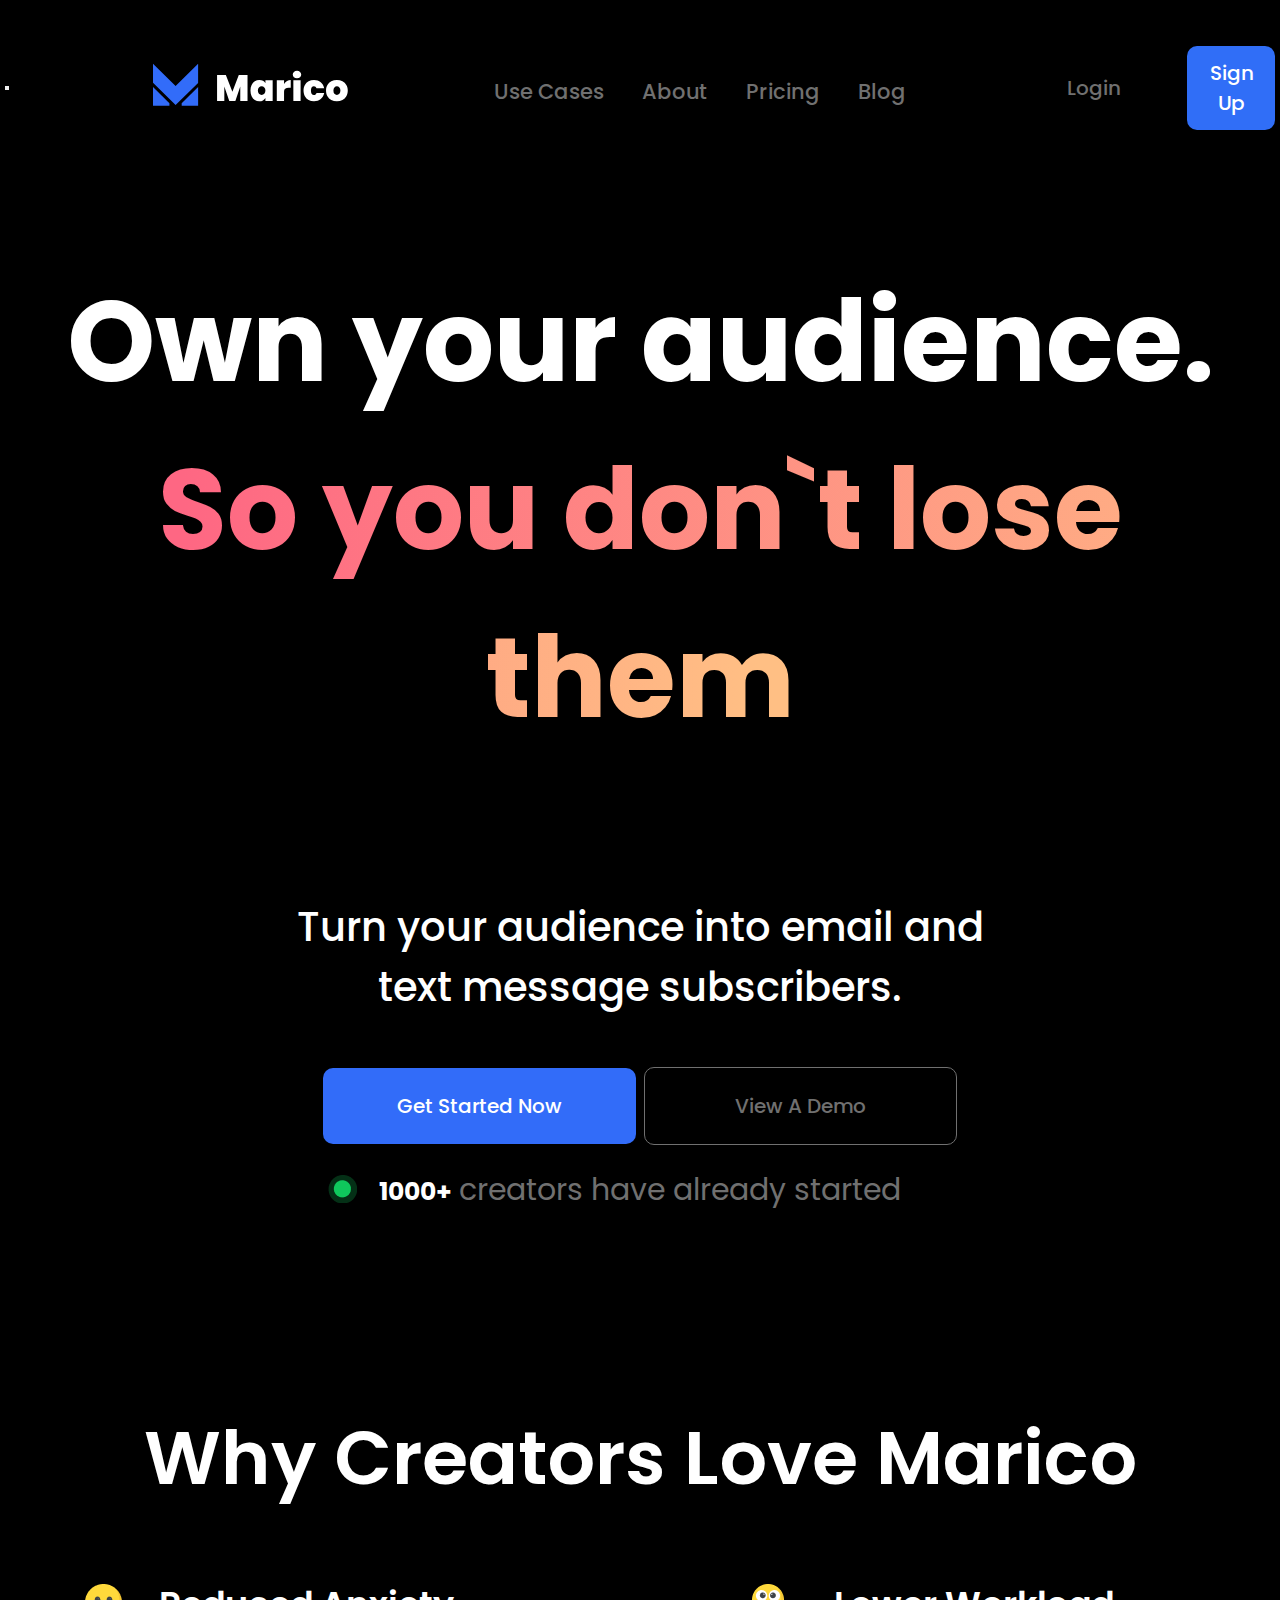
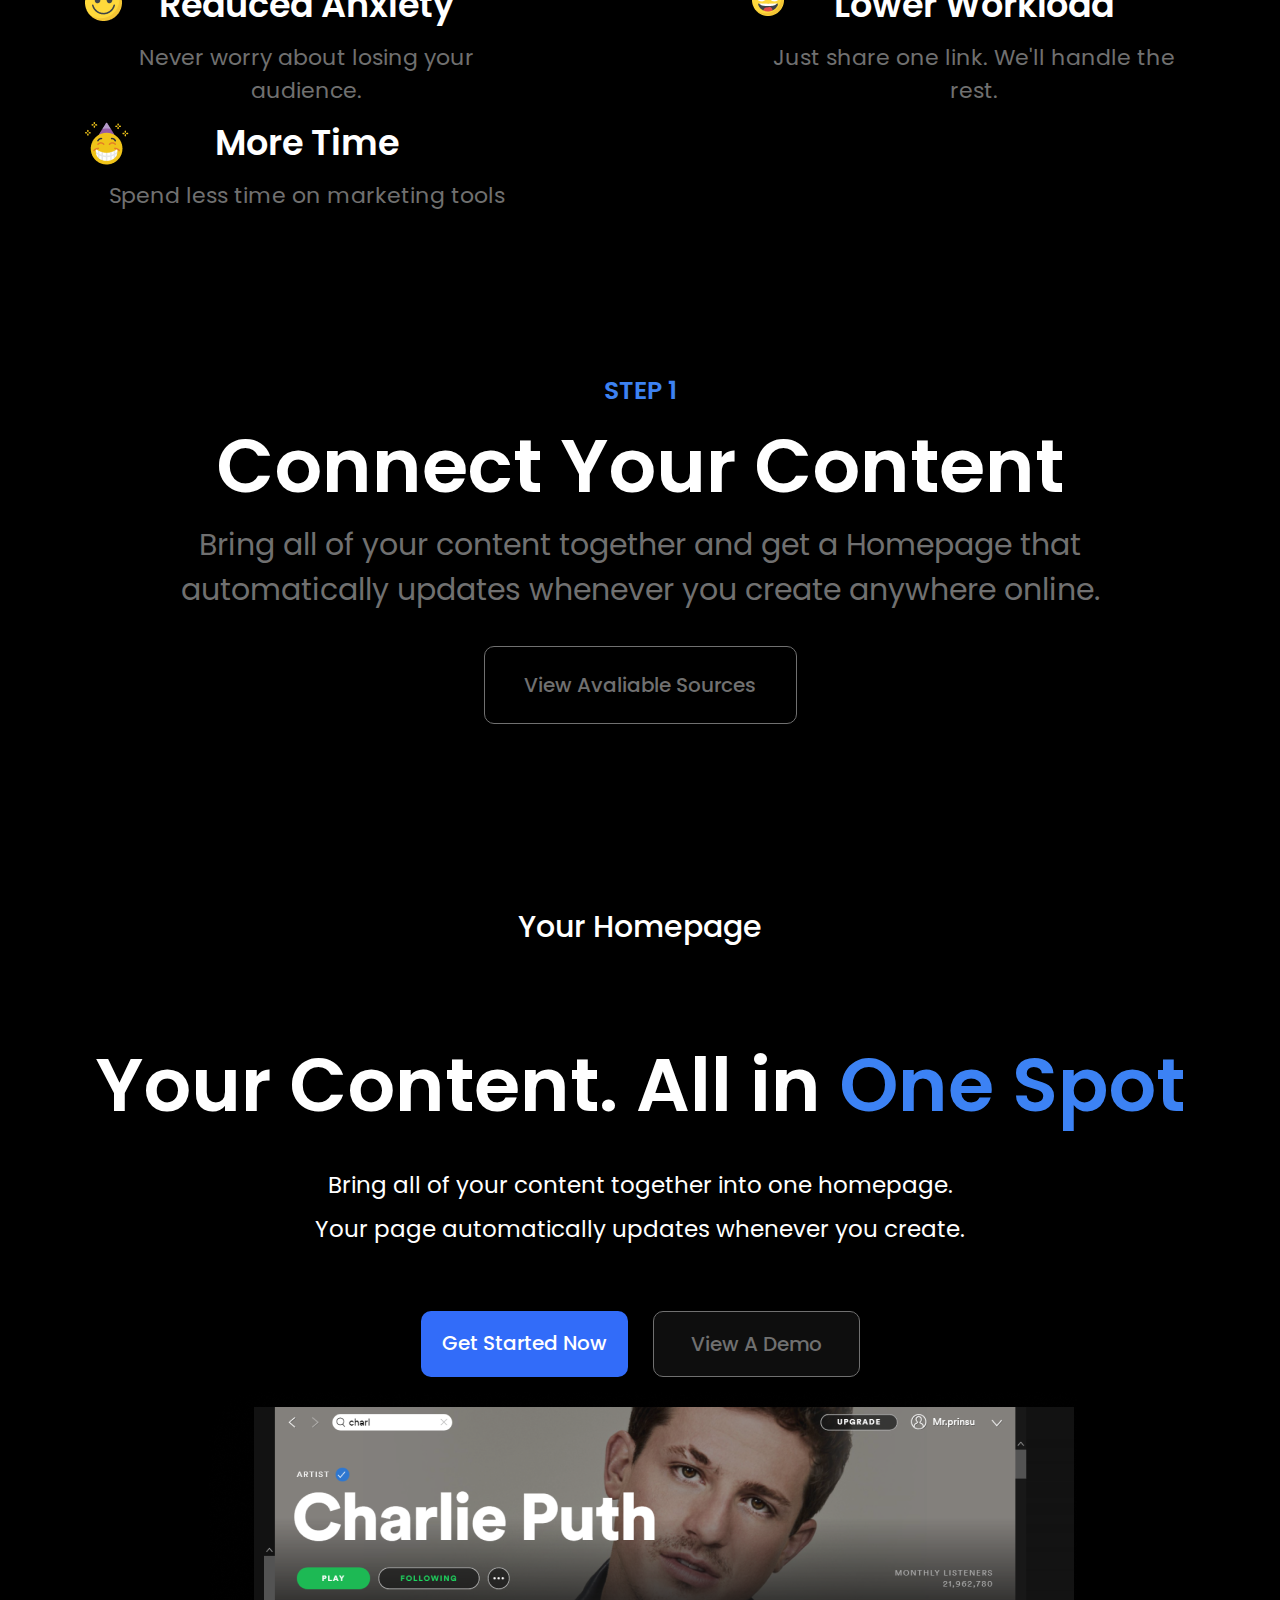
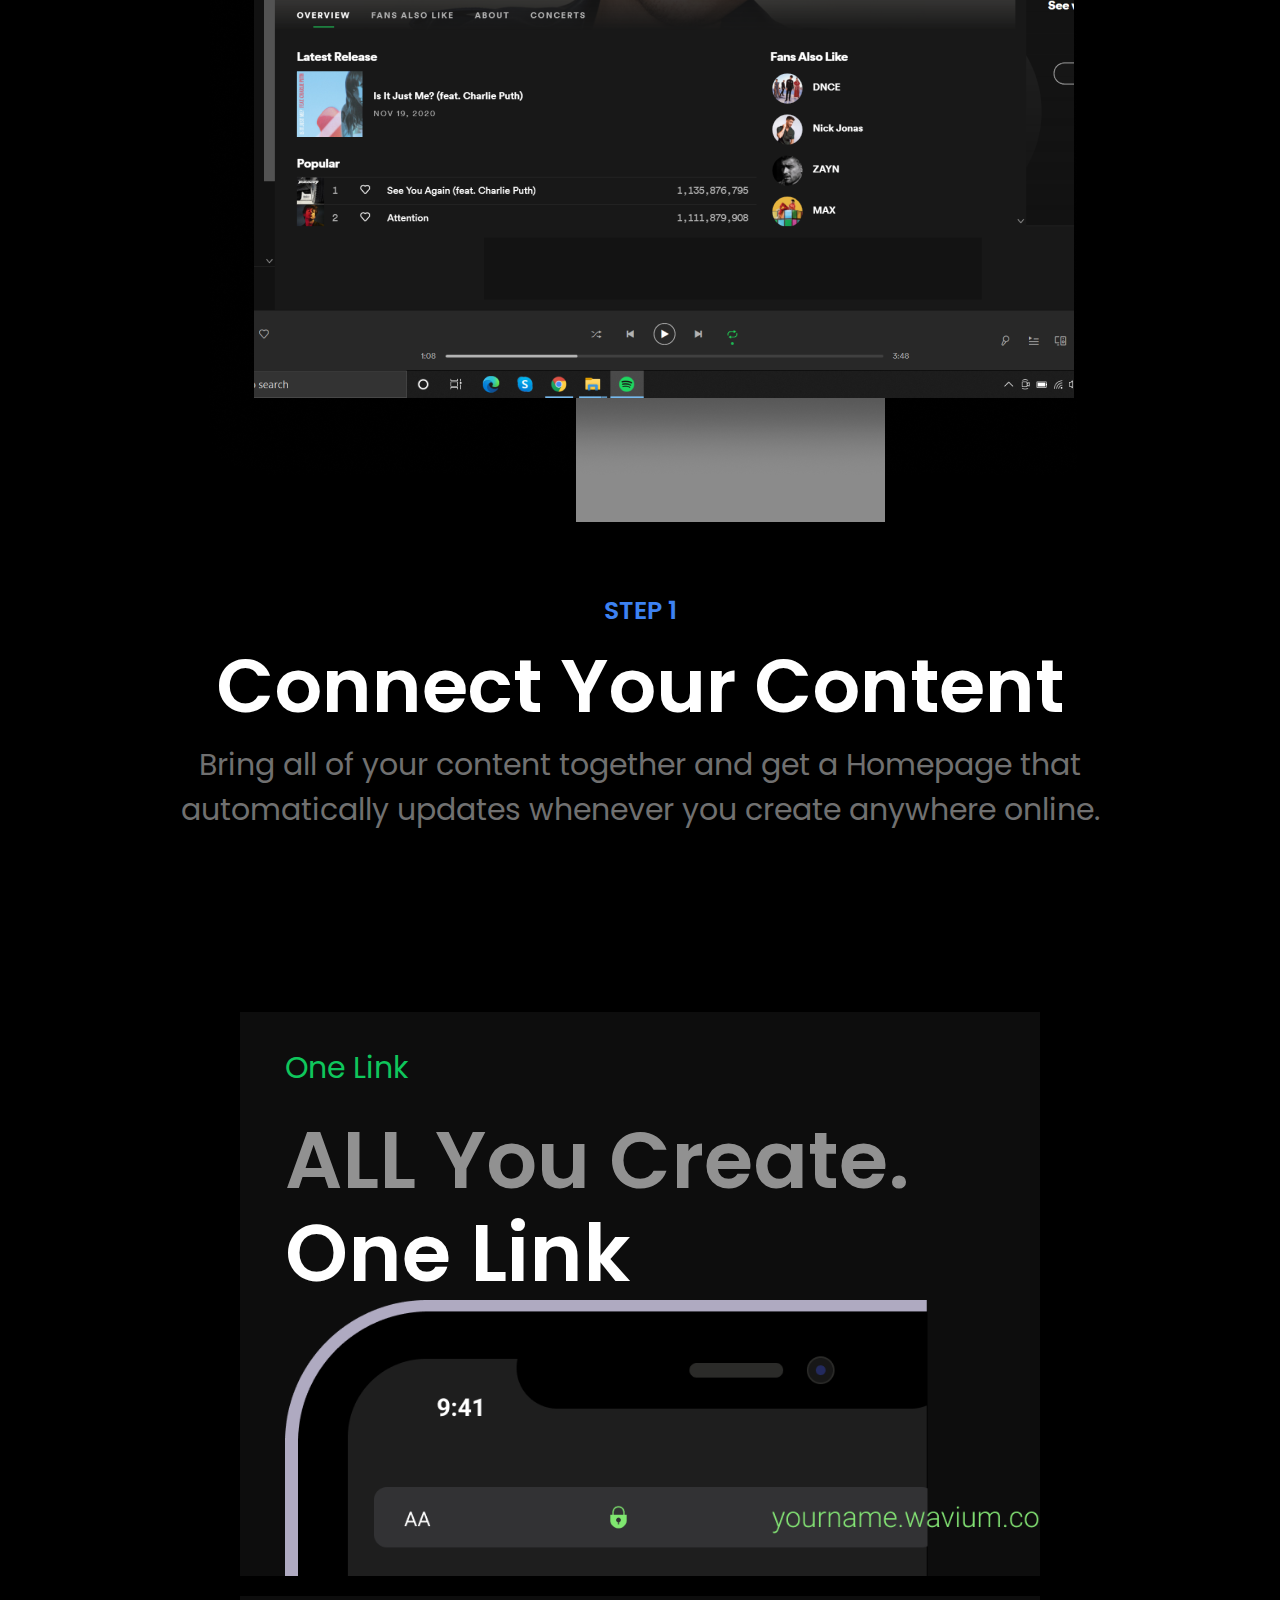
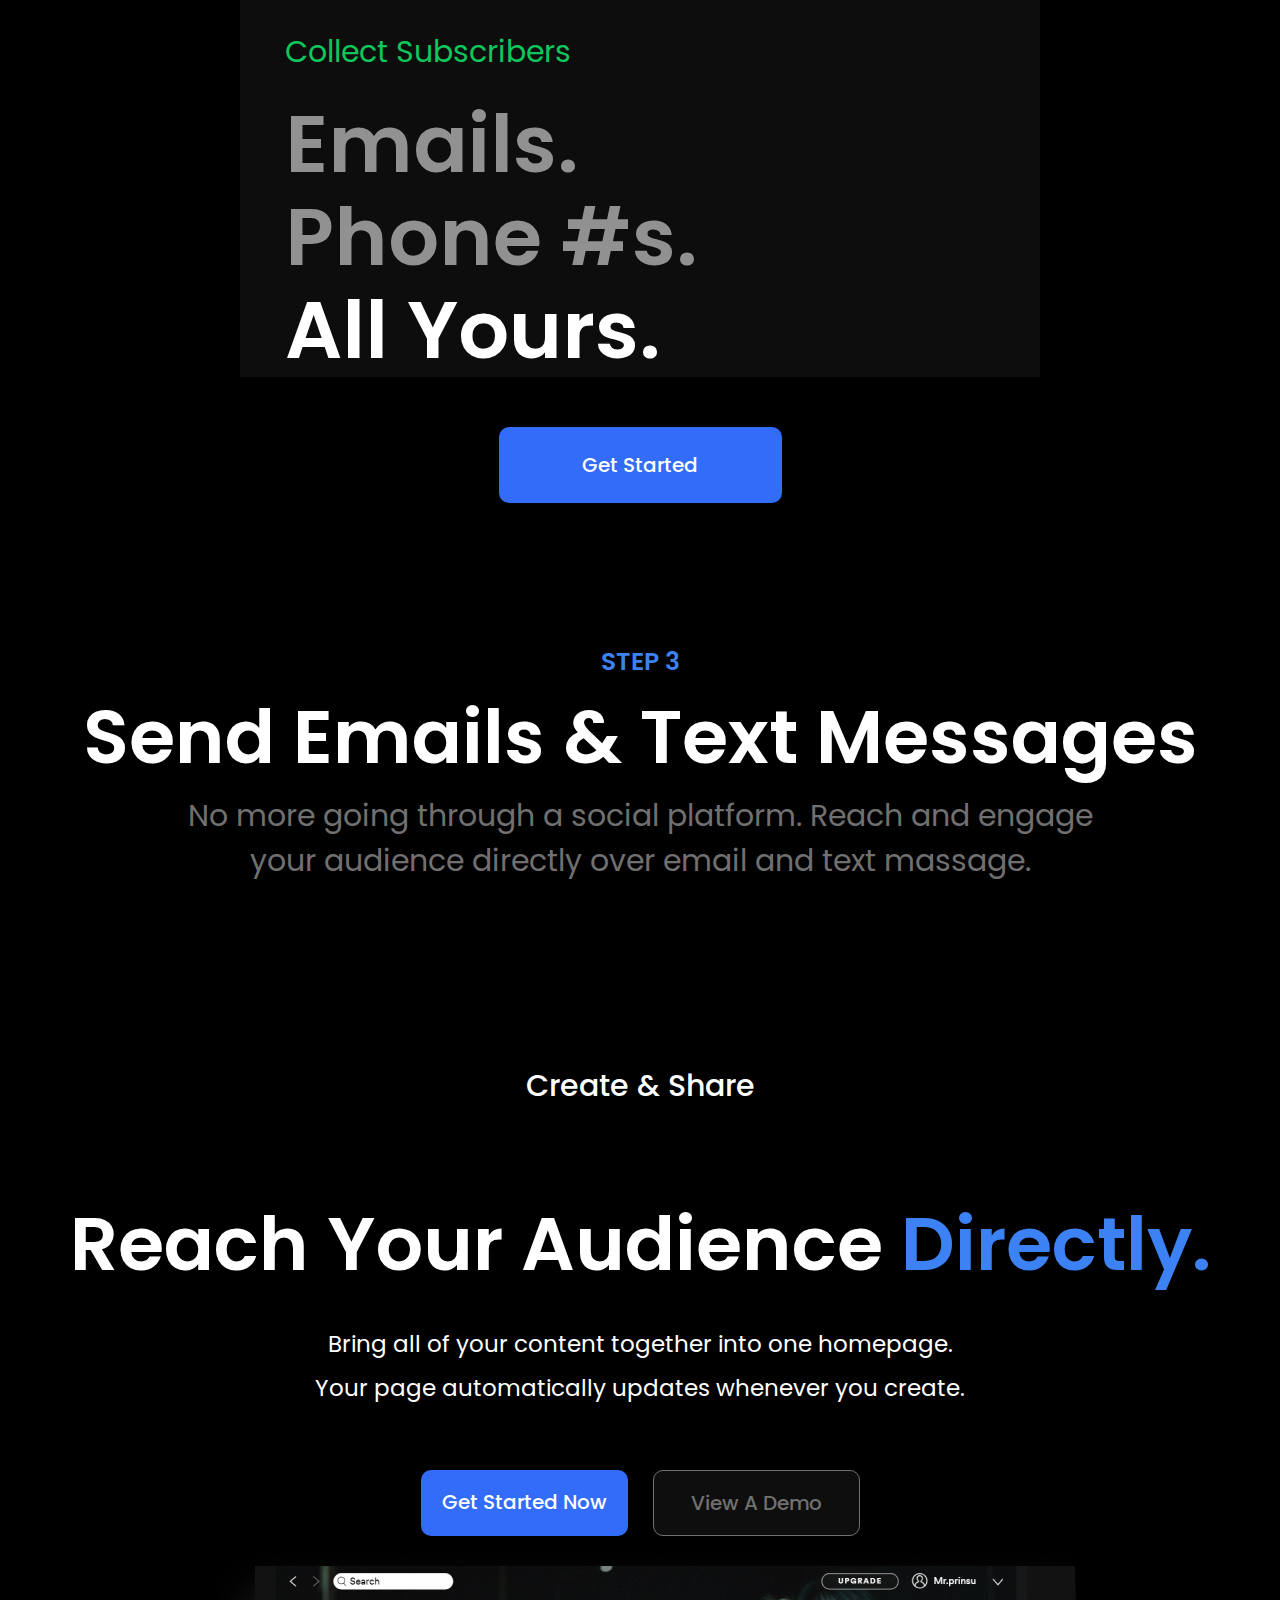
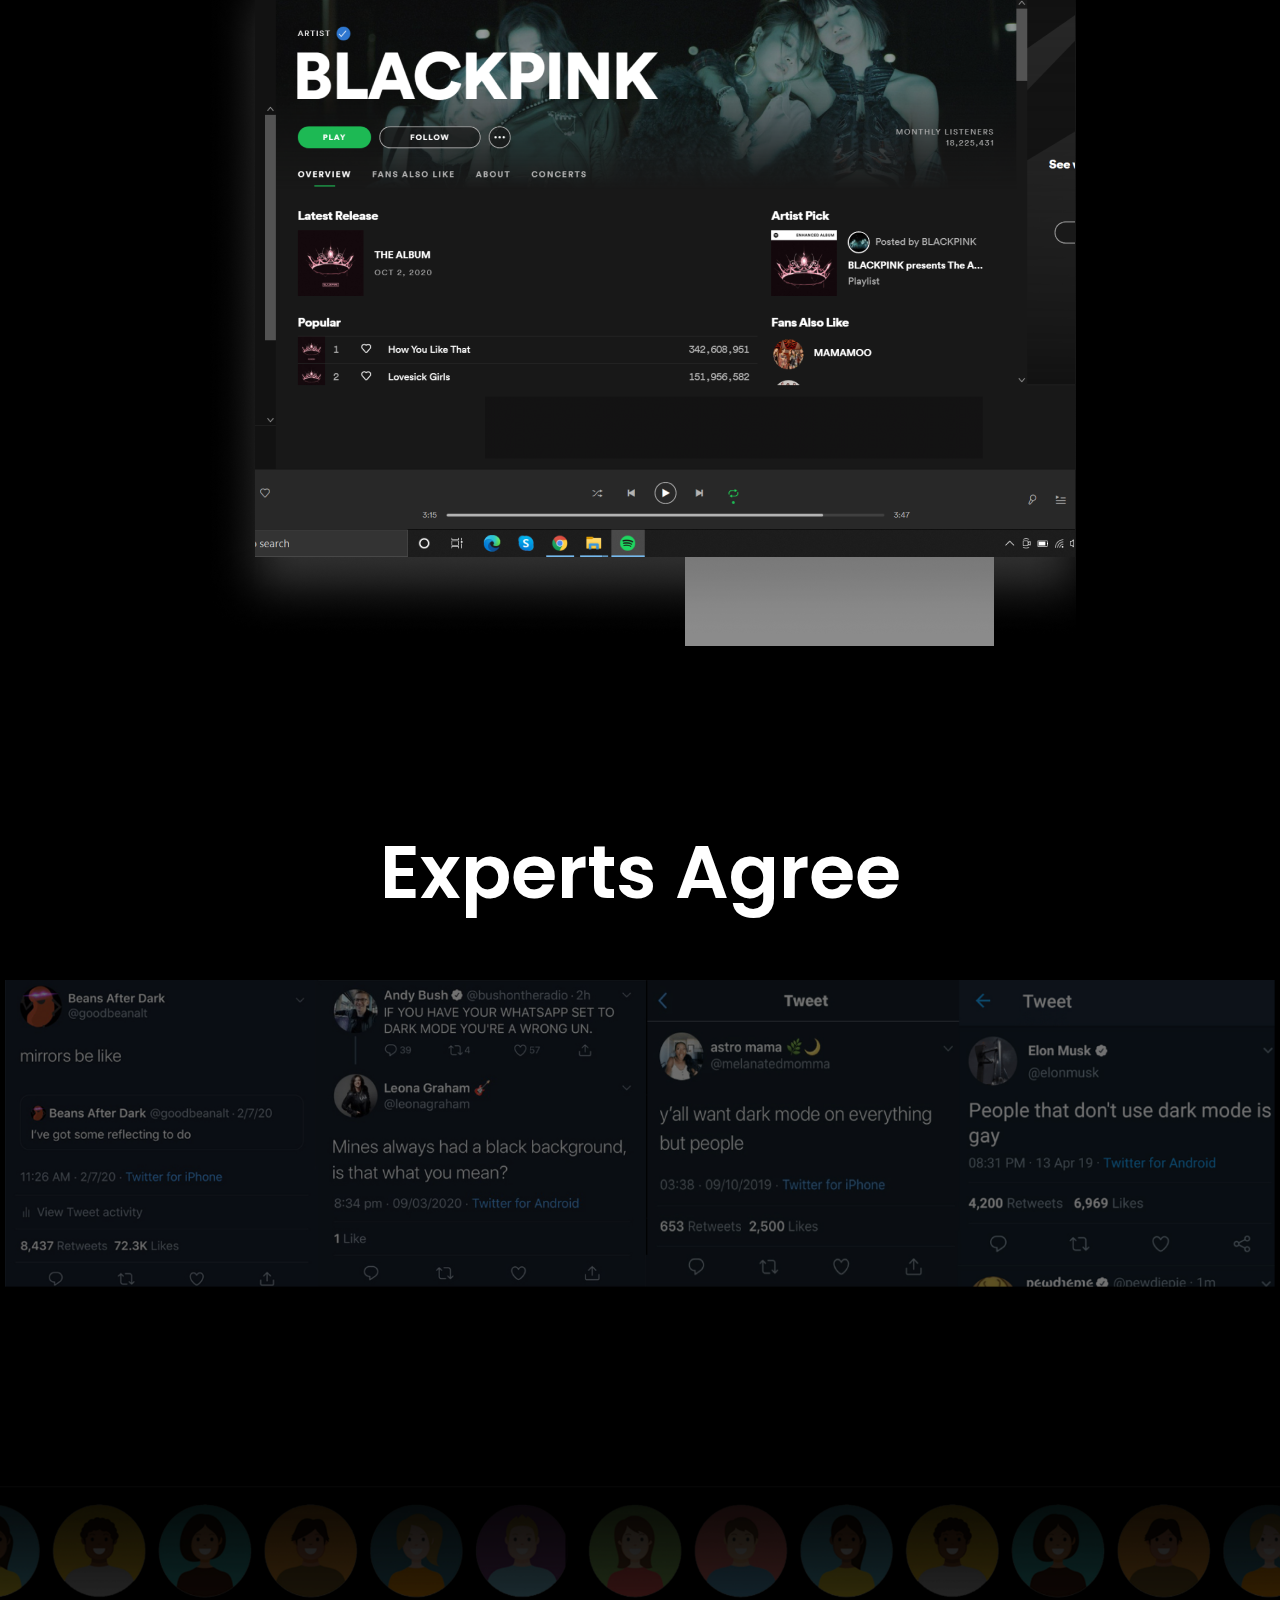
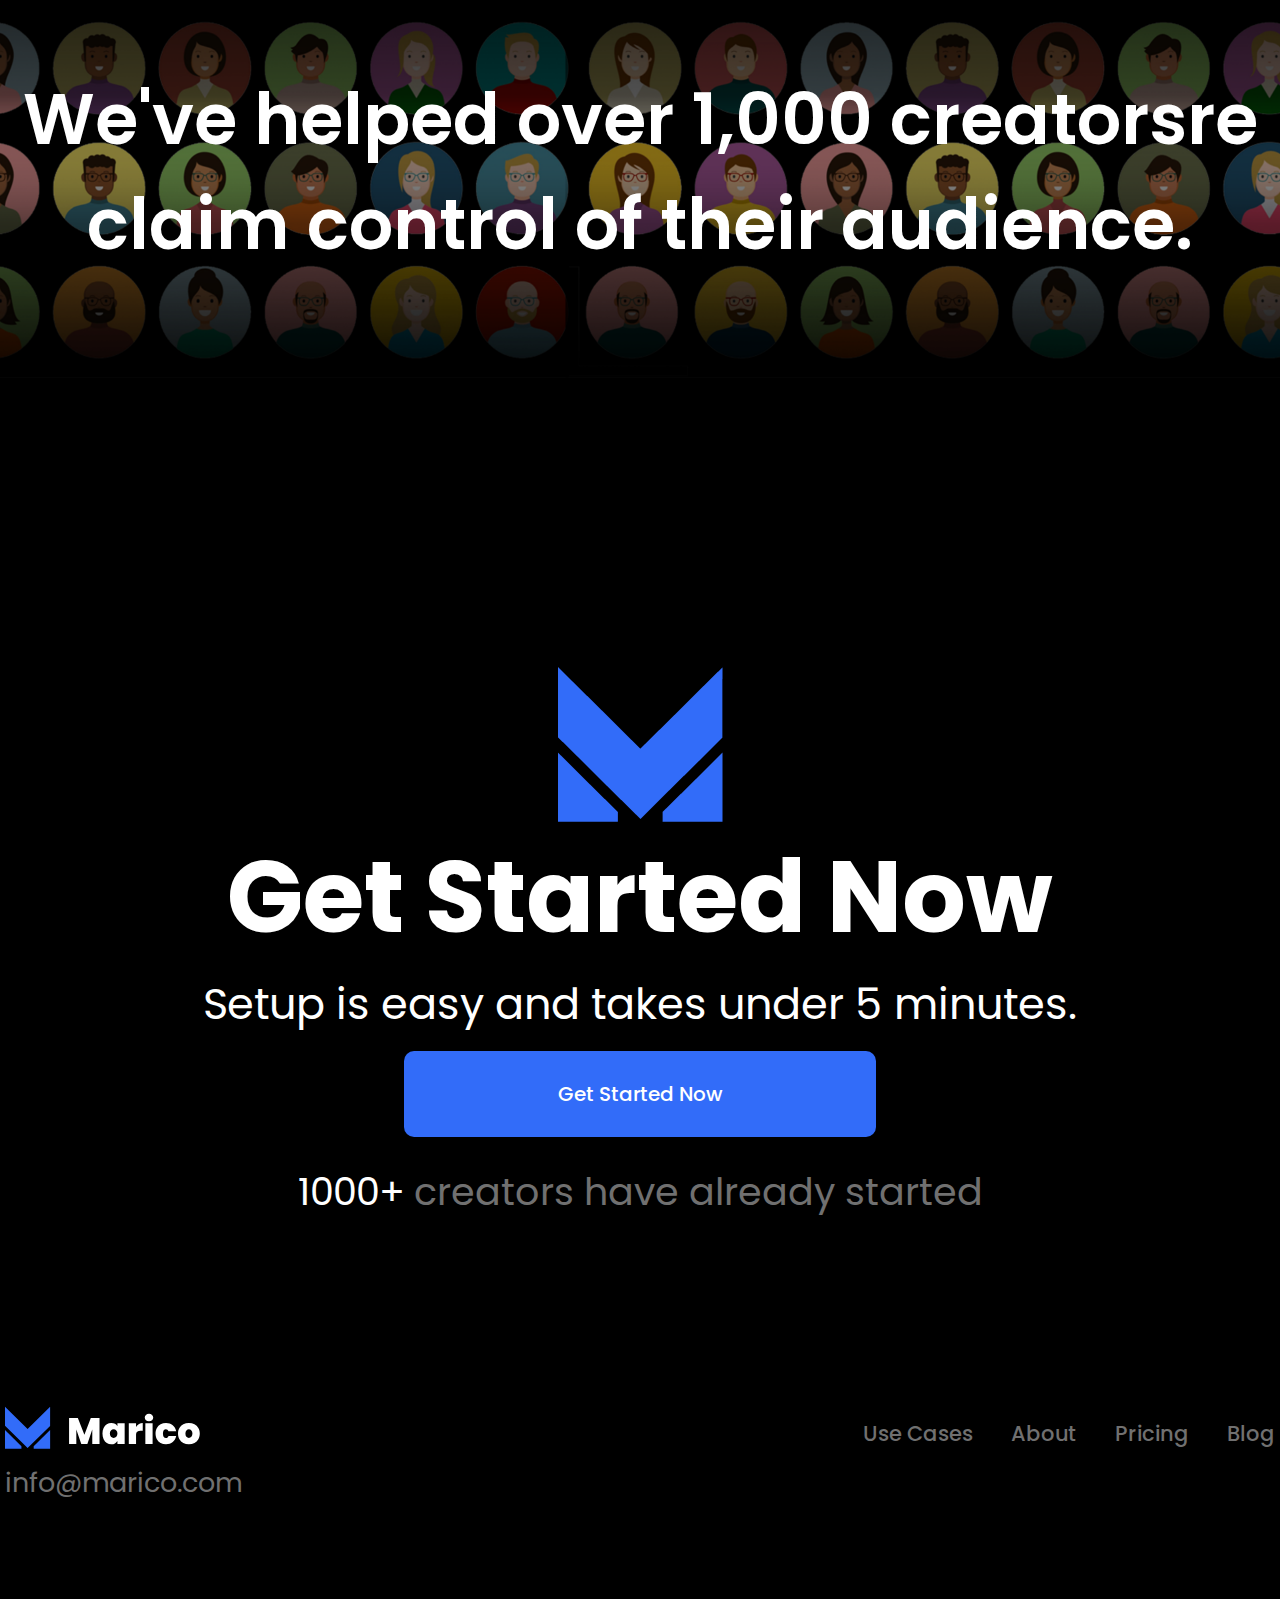
<file: Marico/index.html>
<!DOCTYPE html>
<html lang="en">
<head>
    <meta charset="UTF-8">
    <meta http-equiv="X-UA-Compatible" content="IE=edge">
    <meta name="viewport" content="width=device-width, initial-scale=1.0">

    <link href="https://fonts.googleapis.com/css2?family=Poppins:wght@400;500;600;700&display=swap" rel="stylesheet">

    <link rel="stylesheet" href="css/reset.css">
    <link rel="stylesheet" href="css/style.css">
    <link rel="stylesheet" href="css/media.css">

    <title>Marico</title>
</head>
<body>

    <div class="wrapper">
        <header class="header">
            <div class="container">
                <nav class="nav">

                    <button class="menu-btn" type="button">
                        <span class="btn-line"></span>
                        <span class="btn-line"></span>
                        <span class="btn-line"></span>
                        <span class="btn-line"></span>
                    </button>

                    <div class="nav__logo">
                        <a href="index.html" class="logo">
                            <img src="img/logo.svg" alt="Logo" class="img__logo">
                        </a>
                    </div>
                    <div class="nav__menu">
                        <ul class="nav__menu-items">
                            <li class="nav__menu-item">
                                <a href="#" class="nav__menu-link">Use Cases</a>
                            </li>
                            <li class="nav__menu-item">
                                <a href="about.html" class="nav__menu-link" target="_blank">About</a>
                            </li>
                            <li class="nav__menu-item">
                                <a href="pricing.html" class="nav__menu-link" target="_blank">Pricing</a>
                            </li>
                            <li class="nav__menu-item">
                                <a href="blog.html" class="nav__menu-link" target="_blank">Blog</a>
                            </li>
                        </ul>
                    </div>
                    <div class="nav__btns">
                        <a href="login.html" class="btn btn--login" target="_blank">Login</a>
                        <a href="signup.html" class="btn btn--signup" target="_blank">Sign Up</a>
                    </div>
                </nav>
            </div>
        </header>

        <main>

            <section class="own">
                <div class="container">
                    <h1 class="own__title">Own your audience. <span>So you don`t lose them</span></h1>
                    <div class="own__info">
                        <div class="own__content">
                            <h2 class="own__content-title">Turn your audience into email and text message subscribers.</h2>
                            <div class="own__btns">
                                <a href="#" class="btn btn--blue-big">Get Started Now</a>
                                <a href="#" class="btn btn--dark-big">View A Demo</a>
                            </div>
                            <p class="own__content-descr"><span>1000+</span> creators have already started</p>
                        </div>
                    </div>
                </div>
            </section>

            <section class="why">
                <div class="container">
                    <h2 class="why__title">Why Creators Love Marico</h2>
                    <div class="why__items">
                        <div class="why__item">
                            <div class="why__item-content">
                                <img src="img/emoji-1.png" alt="" class="img__why-content">
                                <h3 class="why__content-title">Reduced Anxiety</h3>
                                <p class="why__content-descr">Never worry about losing your audience.</p>
                            </div>
                        </div>
                        <div class="why__item">
                            <div class="why__item-content">
                                <img src="img/emoji-2.png" alt="" class="img__why-content">
                                <h3 class="why__content-title">Lower Workload</h3>
                                <p class="why__content-descr">Just share one link. We'll handle the rest.</p>
                            </div>
                        </div>
                        <div class="why__item">
                            <div class="why__item-content">
                                <img src="img/emoji-3.png" alt="" class="img__why-content">
                                <h3 class="why__content-title">More Time</h3>
                                <p class="why__content-descr">Spend less time on marketing tools</p>
                            </div>
                        </div>
                    </div>
                </div>
            </section>

            <section class="header--info">
                <div class="container">
                    <h4 class="header--info_suptitle">STEP 1</h4>
                    <h2 class="header--info_title">Connect Your Content</h2>
                    <p class="header--info_descr">Bring all of your content together and get a Homepage that automatically updates whenever you create anywhere online.</p>
                    <div class="header--info_btns">
                        <a href="#" class="btn btn--dark-big">View Avaliable Sources</a>
                    </div>
                </div>
            </section>

            <section class="spot">
                <div class="container">
                    <div class="spot__wrapper">
                        <div class="spot__info">
                            <p class="spot__info-suptitle">Your Homepage</p>
                            <h2 class="spot__info-title">Your Content. All in <span>One Spot</span></h2>
                            <p class="spot__info-descr">Bring all of your content together into one homepage.</p>
                            <p class="spot__info-descr">Your page automatically updates whenever you create.</p>
                            <div class="spot__info-btns">
                                <a href="#" class="btn btn--blue-small">Get Started Now</a>
                                <a href="#" class="btn btn--gray-small">View A Demo</a>
                            </div>
                        </div>
                        <div class="spot__photo">
                            <img src="img/spot.png" alt="" class="img__spot-ph">
                        </div>
                    </div>
                </div>
            </section>

            <section class="header--info">
                <div class="container">
                    <h4 class="header--info_suptitle">STEP 1</h4>
                    <h2 class="header--info_title">Connect Your Content</h2>
                    <p class="header--info_descr">Bring all of your content together and get a Homepage that automatically updates whenever you create anywhere online.</p>
                </div>
            </section>

            <section class="share">
                <div class="container">
                    <div class="share__items">
                        <div class="share__item">
                            <div class="share__item-content">
                                <p class="share__content-suptitle">One Link</p>
                                <h2 class="share__content-title share__content-titleGray">ALL You Create.</h2>
                                <h2 class="share__content-title">One Link</h2>
                                <img src="img/mobile.png" alt="" class="img__share-content">
                            </div>
                        </div>
                        <div class="share__item">
                            <div class="share__item-content">
                                <p class="share__content-suptitle">Collect Subscribers</p>
                                <h2 class="share__content-title share__content-titleGray">Emails.</h2>
                                <h2 class="share__content-title share__content-titleGray">Phone #s.</h2>
                                <h2 class="share__content-title">All Yours.</h2>
                            </div>
                        </div>
                    </div>
                    <div class="share__btns">
                        <a href="#" class="btn btn--blue-avg">Get Started</a>
                    </div>
                </div>
            </section>

            <section class="header--info">
                <div class="container">
                    <h4 class="header--info_suptitle">STEP 3</h4>
                    <h2 class="header--info_title">Send Emails & Text Messages</h2>
                    <p class="header--info_descr">No more going through a social platform. Reach and engage your audience directly over email and text massage.</p>
                </div>
            </section>

            <section class="spot">
                <div class="container">
                    <div class="spot__wrapper">
                        <div class="spot__info">
                            <p class="spot__info-suptitle">Create & Share</p>
                            <h2 class="spot__info-title">Reach Your Audience <span>Directly.</span></h2>
                            <p class="spot__info-descr">Bring all of your content together into one homepage.</p>
                            <p class="spot__info-descr">Your page automatically updates whenever you create.</p>
                            <div class="spot__info-btns">
                                <a href="#" class="btn btn--blue-small">Get Started Now</a>
                                <a href="#" class="btn btn--gray-small">View A Demo</a>
                            </div>
                        </div>
                        <div class="spot__photo">
                            <img src="img/send.png" alt="" class="img__spot-ph">
                        </div>
                    </div>
                </div>
            </section>

            <section class="experts">
                <div class="container">
                    <h2 class="experts__title">Experts Agree</h2>
                    <img src="img/experts.png" alt="" class="img__experts">
                </div>
            </section>

            <section class="helped">
                <img src="img/helped.png" alt="" class="img__helped">
                <div class="container">
                    <h2 class="helped__title">We've helped over 1,000 creatorsre claim control of their audience.</h2>
                </div>
            </section>

            <section class="started">
                <div class="container">
                    <div class="started__content">
                        <img src="img/logo-big.png" alt="" class="img__started-logo">
                        <h2 class="started__title">Get Started Now</h2>
                        <p class="started__descr">Setup is easy and takes under 5 minutes.</p>
                        <div class="started__btns">
                            <a href="#" class="btn btn--started">Get Started Now</a>
                        </div>
                        <p class="started__text"><span>1000+</span> creators have already started</p>
                    </div>
                </div>
            </section>

        </main>

        <footer class="footer">
            <div class="container">
                <nav class="footer__nav">
                    <a href="index.html" class="logo">
                        <img src="img/logo.svg" alt="" class="img__logo">
                    </a>
                    <ul class="nav__menu-items">
                        <li class="nav__menu-item">
                            <a href="#" class="nav__menu-link">Use Cases</a>
                        </li>
                        <li class="nav__menu-item">
                            <a href="about.html" class="nav__menu-link" target="_blank">About</a>
                        </li>
                        <li class="nav__menu-item">
                            <a href="pricing.html" class="nav__menu-link" target="_blank">Pricing</a>
                        </li>
                        <li class="nav__menu-item">
                            <a href="blog.html" class="nav__menu-link" target="_blank">Blog</a>
                        </li>
                    </ul>
                </nav>
                <a href="mailto:info@marico.com" class="footer__link">info@marico.com</a>
            </div>
        </footer>

    </div>
    
    <script src="js/main.js"></script>
</body>
</html>
</file>
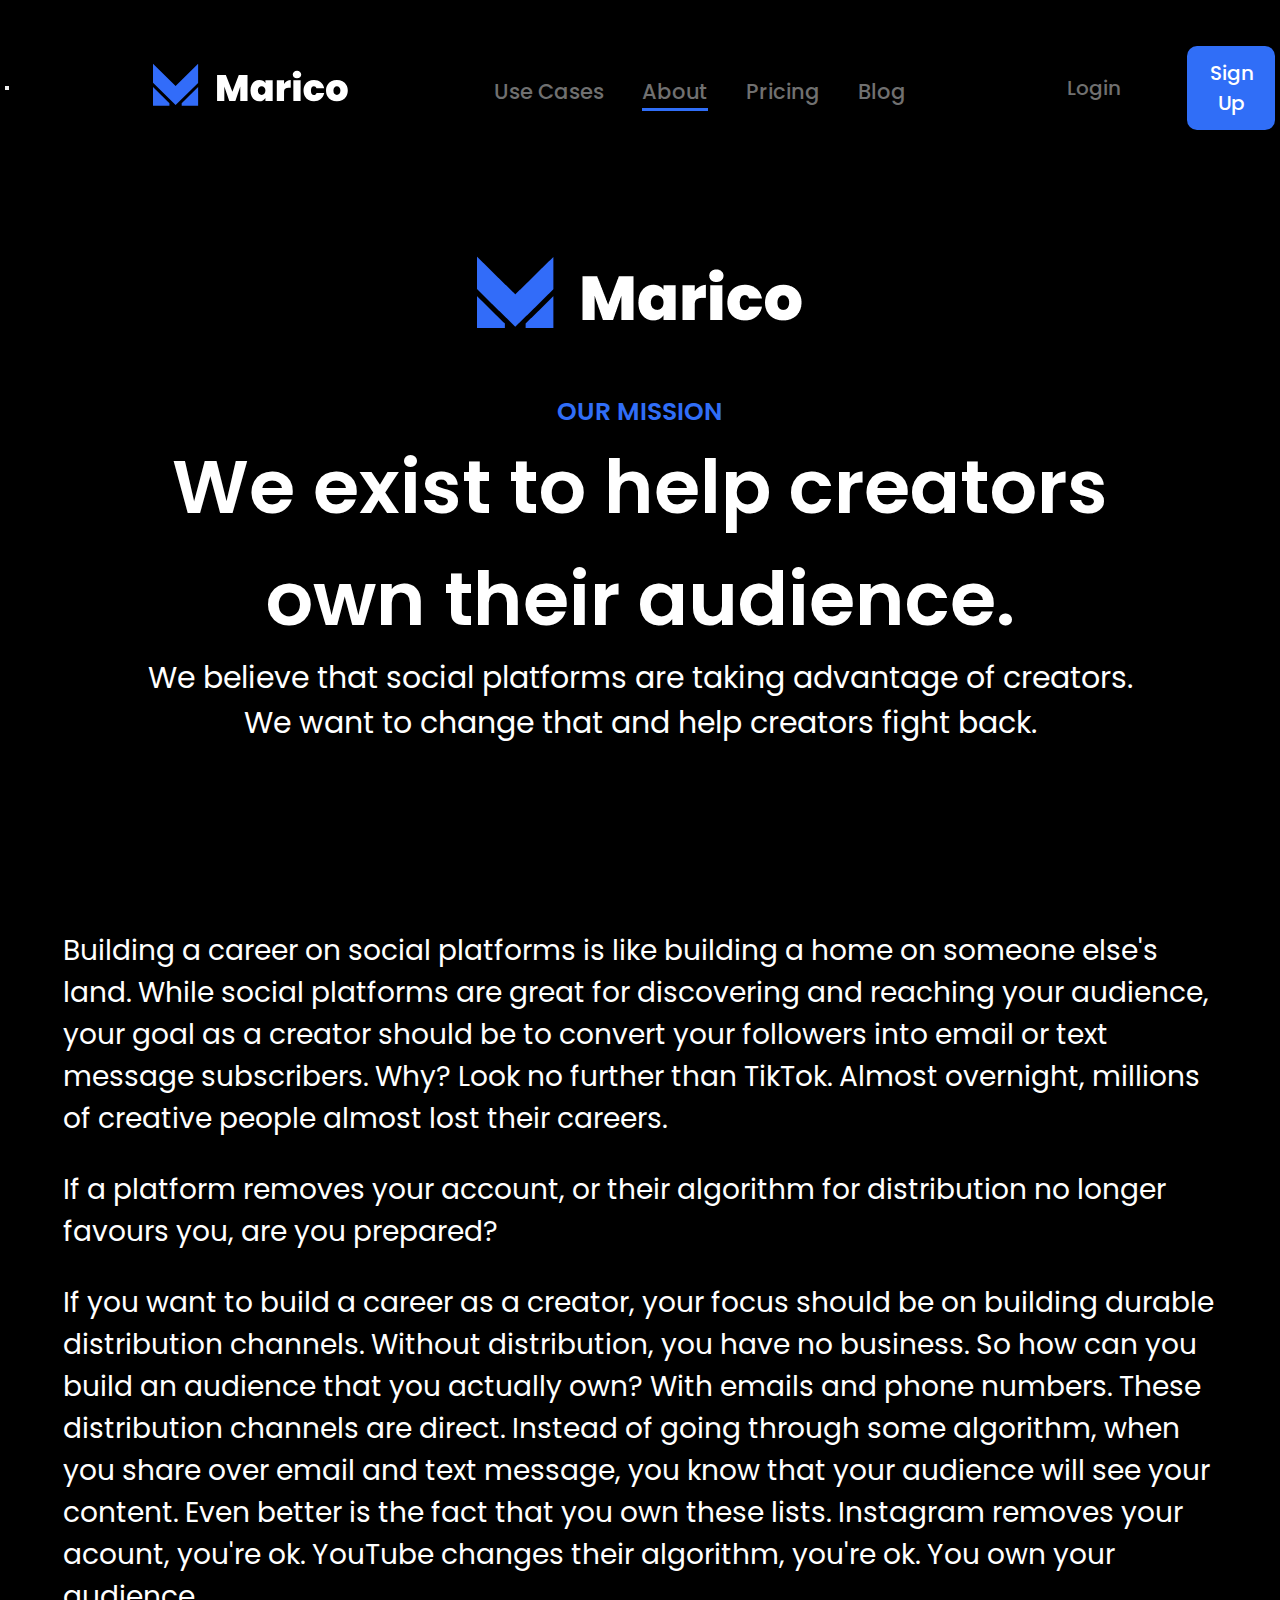
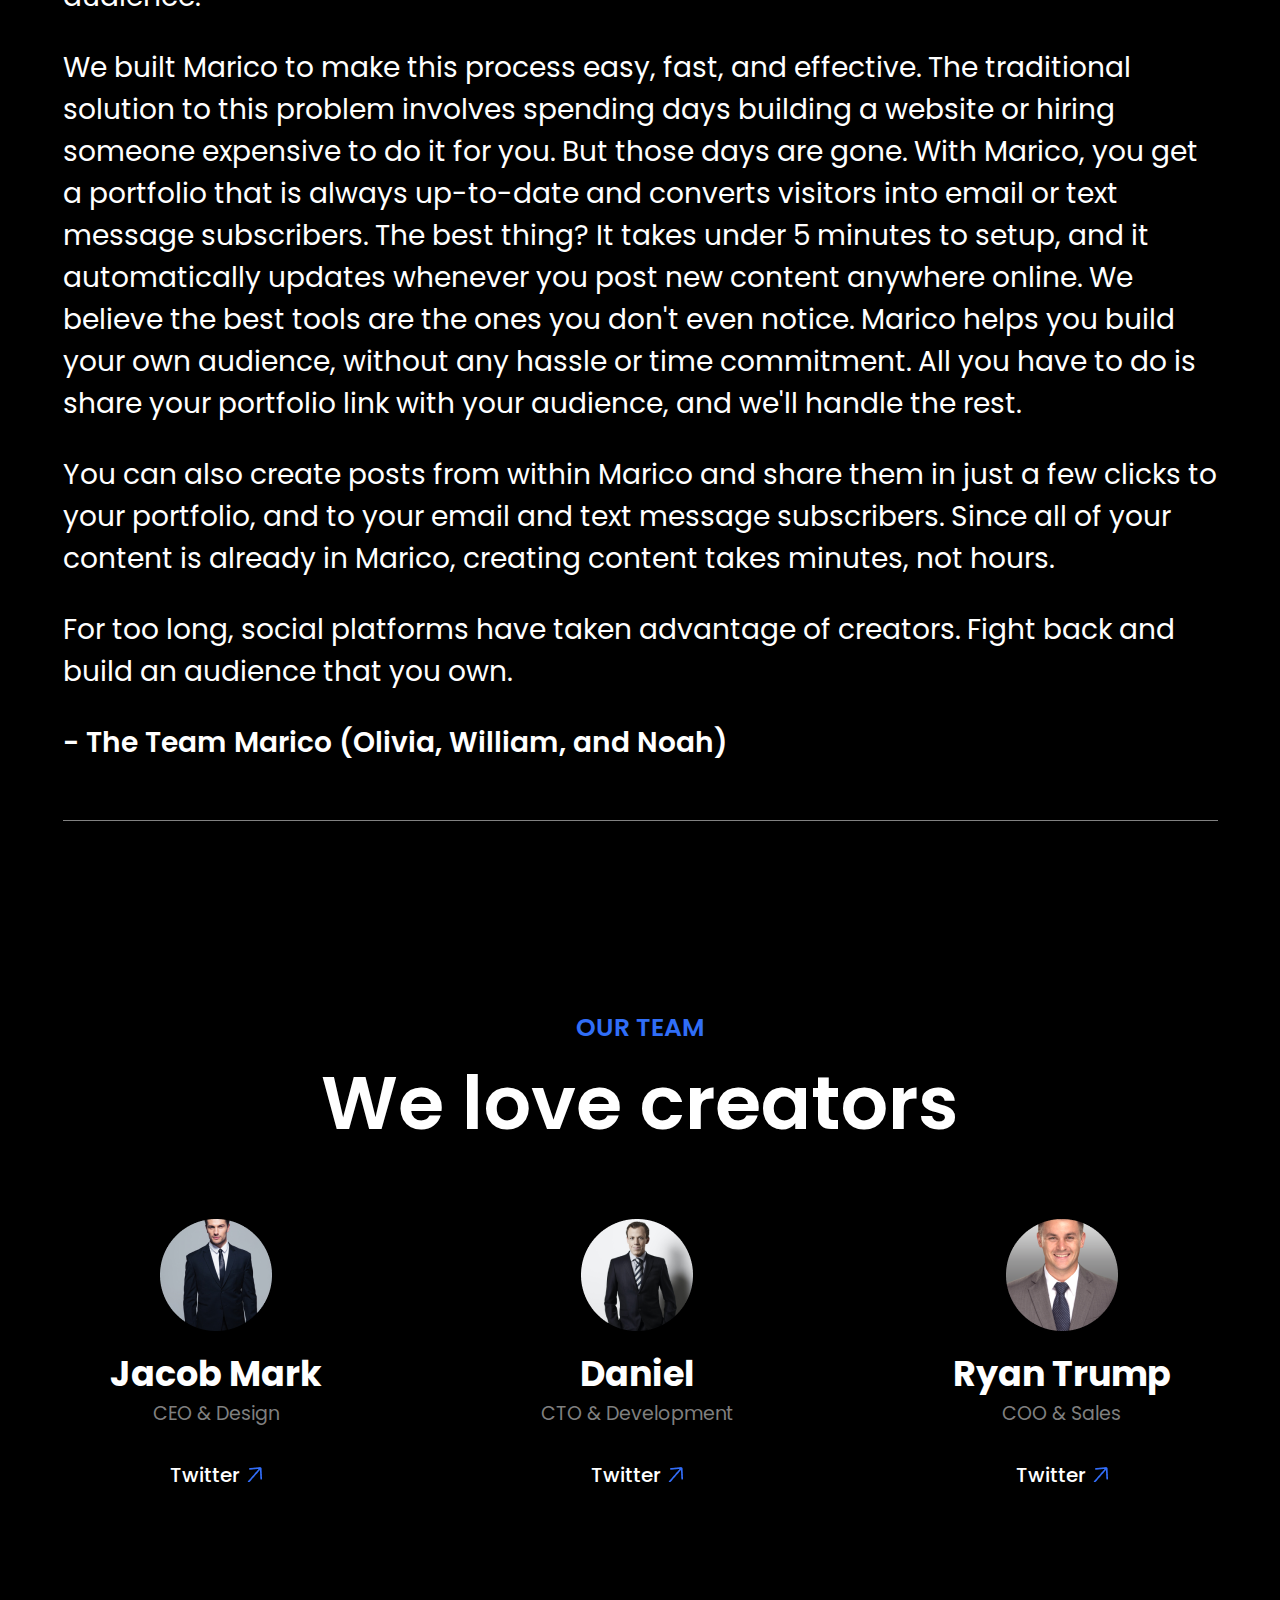
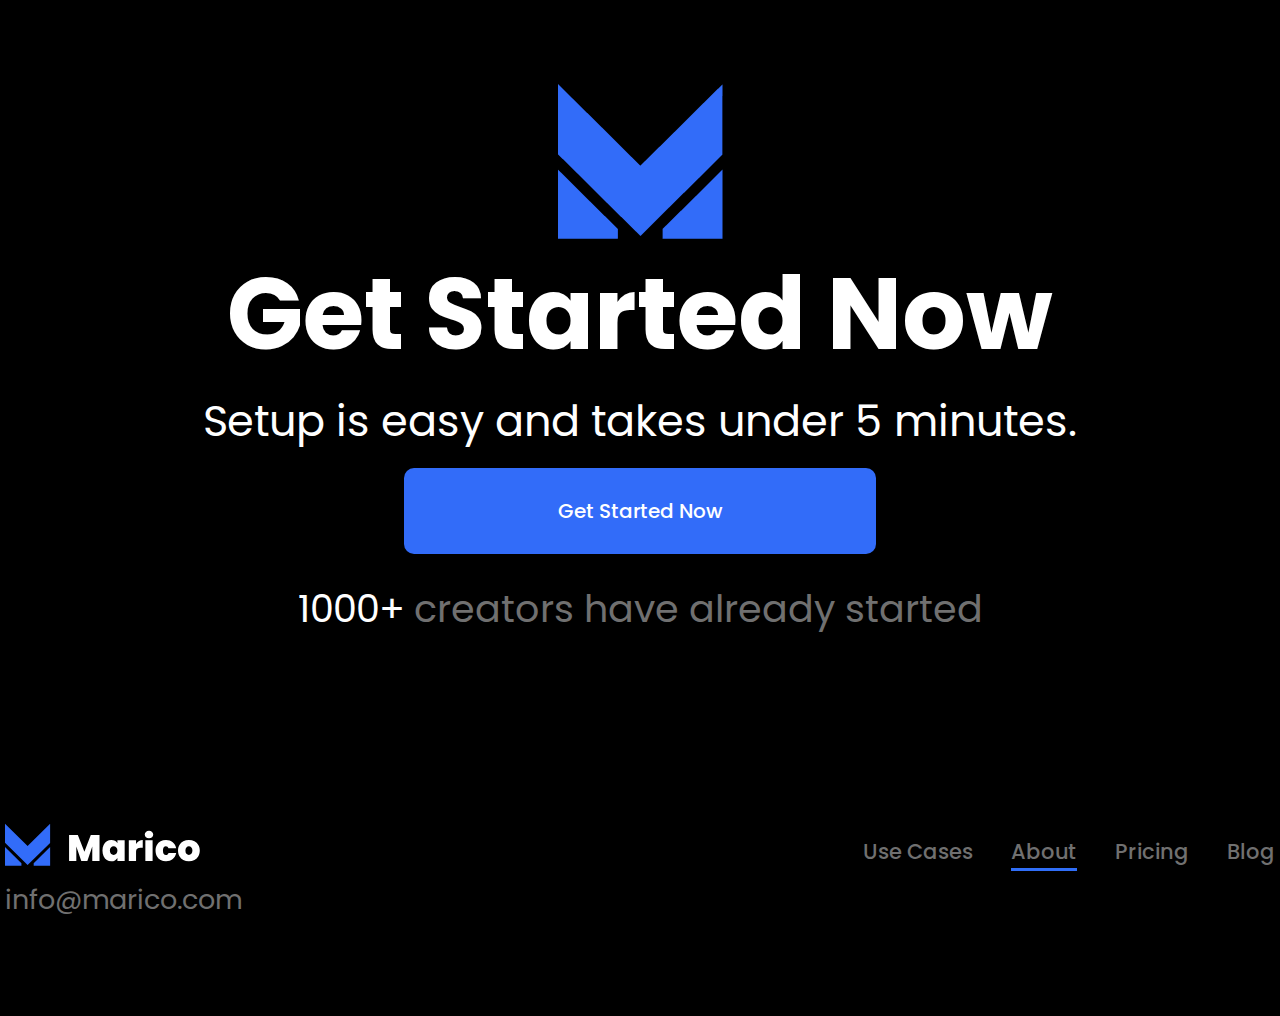
<file: Marico/about.html>
<!DOCTYPE html>
<html lang="en">
<head>
    <meta charset="UTF-8">
    <meta http-equiv="X-UA-Compatible" content="IE=edge">
    <meta name="viewport" content="width=device-width, initial-scale=1.0">

    <link href="https://fonts.googleapis.com/css2?family=Poppins:wght@400;500;600;700&display=swap" rel="stylesheet">

    <link rel="stylesheet" href="css/reset.css">
    <link rel="stylesheet" href="css/style.css">
    <link rel="stylesheet" href="css/media.css">

    <title>Marico</title>
</head>
<body>

    <div class="wrapper">
        <header class="header">
            <div class="container">
                <nav class="nav">

                    <button class="menu-btn" type="button">
                        <span class="btn-line"></span>
                        <span class="btn-line"></span>
                        <span class="btn-line"></span>
                        <span class="btn-line"></span>
                    </button>

                    <div class="nav__logo">
                        <a href="index.html" class="logo">
                            <img src="img/logo.svg" alt="Logo" class="img__logo">
                        </a>
                    </div>
                    <div class="nav__menu">
                        <ul class="nav__menu-items">
                            <li class="nav__menu-item">
                                <a href="#" class="nav__menu-link">Use Cases</a>
                            </li>
                            <li class="nav__menu-item">
                                <a href="about.html" class="nav__menu-link nav__menu-link--active" target="_blank">About</a>
                            </li>
                            <li class="nav__menu-item">
                                <a href="pricing.html" class="nav__menu-link" target="_blank">Pricing</a>
                            </li>
                            <li class="nav__menu-item">
                                <a href="blog.html" class="nav__menu-link" target="_blank">Blog</a>
                            </li>
                        </ul>
                    </div>
                    <div class="nav__btns">
                        <a href="login.html" class="btn btn--login" target="_blank">Login</a>
                        <a href="signup.html" class="btn btn--signup" target="_blank">Sign Up</a>
                    </div>
                </nav>
            </div>
        </header>

        <main>

            <section class="help">
                <div class="container">
                    <div class="help__header">
                        <img src="img/company_logo.png" alt="" class="img__help">
                        <h4 class="help__header-suptitle">OUR MISSION</h4>
                        <h1 class="help__header-title">We exist to help creators own their audience.</h1>
                        <p class="help__header-descr">We believe that social platforms are taking advantage of creators. We want to change that and help creators fight back. </p>
                    </div>
                </div>
            </section>

            <div class="info">
                <div class="container">
                    <div class="info__content">
                        <p class="info__content-text">Building a career on social platforms is like building a home on someone else's
                            land. While social platforms are great for discovering and reaching your audience,
                            your goal as a creator should be to convert your followers into email or text
                            message subscribers. Why? Look no further than TikTok. Almost overnight,
                            millions of creative people almost lost their careers. </p>
                        <p class="info__content-text">If a platform removes your account, or their algorithm for distribution no longer
                            favours you, are you prepared? </p>
                        <p class="info__content-text">If you want to build a career as a creator, your focus should be on building durable
                            distribution channels. Without distribution, you have no business. So how can you
                            build an audience that you actually own? With emails and phone numbers. These
                            distribution channels are direct. Instead of going through some algorithm, when
                            you share over email and text message, you know that your audience will see your
                            content. Even better is the fact that you own these lists. Instagram removes your
                            acount, you're ok. YouTube changes their algorithm, you're ok. You own your
                            audience. </p>
                        <p class="info__content-text">We built Marico to make this process easy, fast, and effective. The traditional
                            solution to this problem involves spending days building a website or hiring
                            someone expensive to do it for you. But those days are gone. With Marico, you
                            get a portfolio that is always up-to-date and converts visitors into email or text
                            message subscribers. The best thing? It takes under 5 minutes to setup, and it
                            automatically updates whenever you post new content anywhere online. We
                            believe the best tools are the ones you don't even notice. Marico helps you build
                            your own audience, without any hassle or time commitment. All you have to do is
                            share your portfolio link with your audience, and we'll handle the rest. </p>
                        <p class="info__content-text">You can also create posts from within Marico and share them in just a few clicks
                            to your portfolio, and to your email and text message subscribers. Since all of your
                            content is already in Marico, creating content takes minutes, not hours. </p>
                        <p class="info__content-text">For too long, social platforms have taken advantage of creators. Fight back and
                            build an audience that you own. </p>
                            <h3 class="info__content-suptext">- The Team Marico (Olivia, William, and Noah) </h3>
                    </div>
                </div>
            </div>

            <section class="team">
                <div class="container">
                    <h3 class="team__suptitle">OUR TEAM</h3>
                    <h2 class="team__title">We love creators</h2>
                    <div class="team__items">
                        <div class="team__item">
                            <div class="team__item-content">
                                <img src="img/profile-1.png" alt="" class="img__team-content">
                                <h4 class="team__content-name">Jacob Mark</h4>
                                <p class="team__content-job">CEO & Design</p>
                                <a href="#" class="team__content-link">Twitter</a>
                            </div>
                        </div>
                        <div class="team__item">
                            <div class="team__item-content">
                                <img src="img/profile-2.png" alt="" class="img__team-content">
                                <h4 class="team__content-name">Daniel</h4>
                                <p class="team__content-job">CTO & Development</p>
                                <a href="#" class="team__content-link">Twitter</a>
                            </div>
                        </div>
                        <div class="team__item">
                            <div class="team__item-content">
                                <img src="img/profile-3.png" alt="" class="img__team-content">
                                <h4 class="team__content-name">Ryan Trump</h4>
                                <p class="team__content-job">COO & Sales</p>
                                <a href="#" class="team__content-link">Twitter</a>
                            </div>
                        </div>
                    </div>
                </div>
            </section>

            <section class="started">
                <div class="container">
                    <div class="started__content">
                        <img src="img/logo-big.png" alt="" class="img__started-logo">
                        <h2 class="started__title">Get Started Now</h2>
                        <p class="started__descr">Setup is easy and takes under 5 minutes.</p>
                        <div class="started__btns">
                            <a href="#" class="btn btn--started">Get Started Now</a>
                        </div>
                        <p class="started__text"><span>1000+</span> creators have already started</p>
                    </div>
                </div>
            </section>

        </main>

        <footer class="footer">
            <div class="container">
                <nav class="footer__nav">
                    <a href="index.html" class="logo">
                        <img src="img/logo.svg" alt="" class="img__logo">
                    </a>
                    <ul class="nav__menu-items">
                        <li class="nav__menu-item">
                            <a href="#" class="nav__menu-link">Use Cases</a>
                        </li>
                        <li class="nav__menu-item">
                            <a href="about.html" class="nav__menu-link nav__menu-link--active" target="_blank">About</a>
                        </li>
                        <li class="nav__menu-item">
                            <a href="pricing.html" class="nav__menu-link" target="_blank">Pricing</a>
                        </li>
                        <li class="nav__menu-item">
                            <a href="blog.html" class="nav__menu-link" target="_blank">Blog</a>
                        </li>
                    </ul>
                </nav>
                <a href="mailto:info@marico.com" class="footer__link">info@marico.com</a>
            </div>
        </footer>

    </div>
    
    <script src="js/main.js"></script>
</body>
</html>
</file>
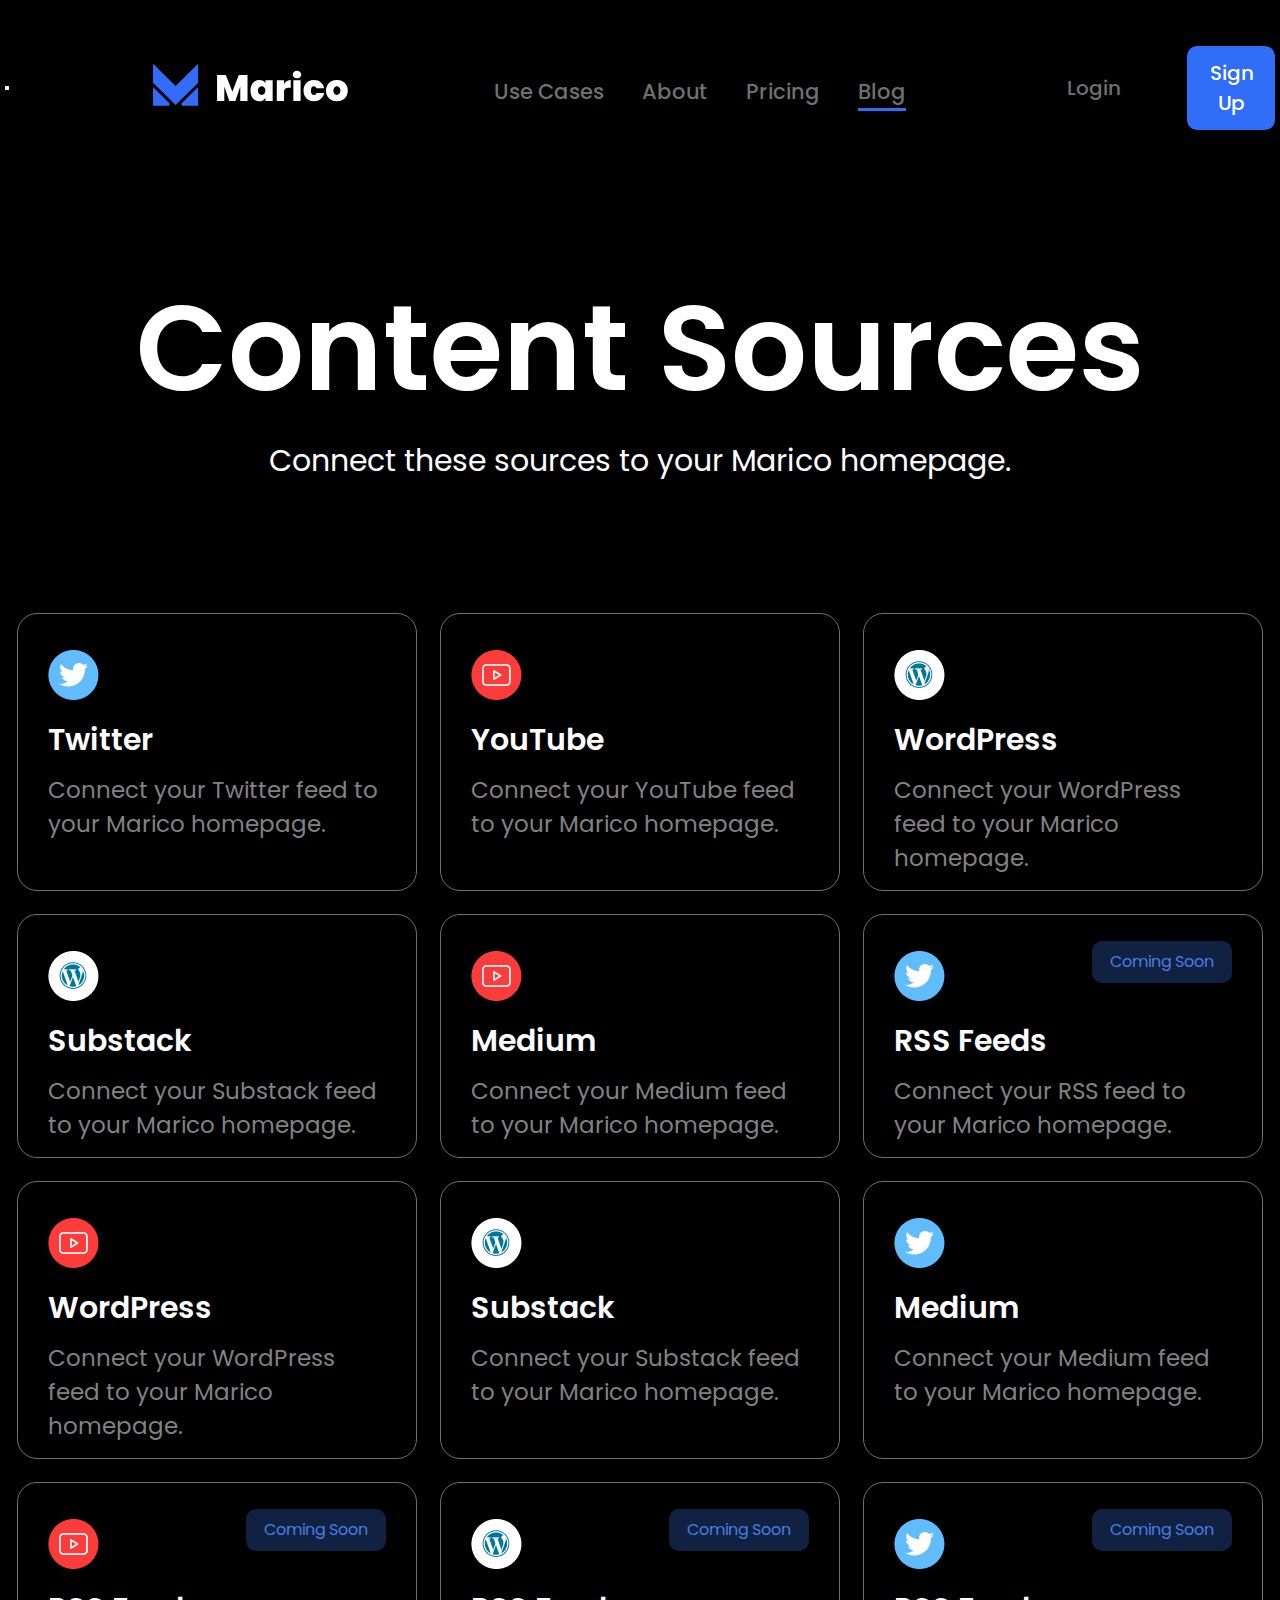
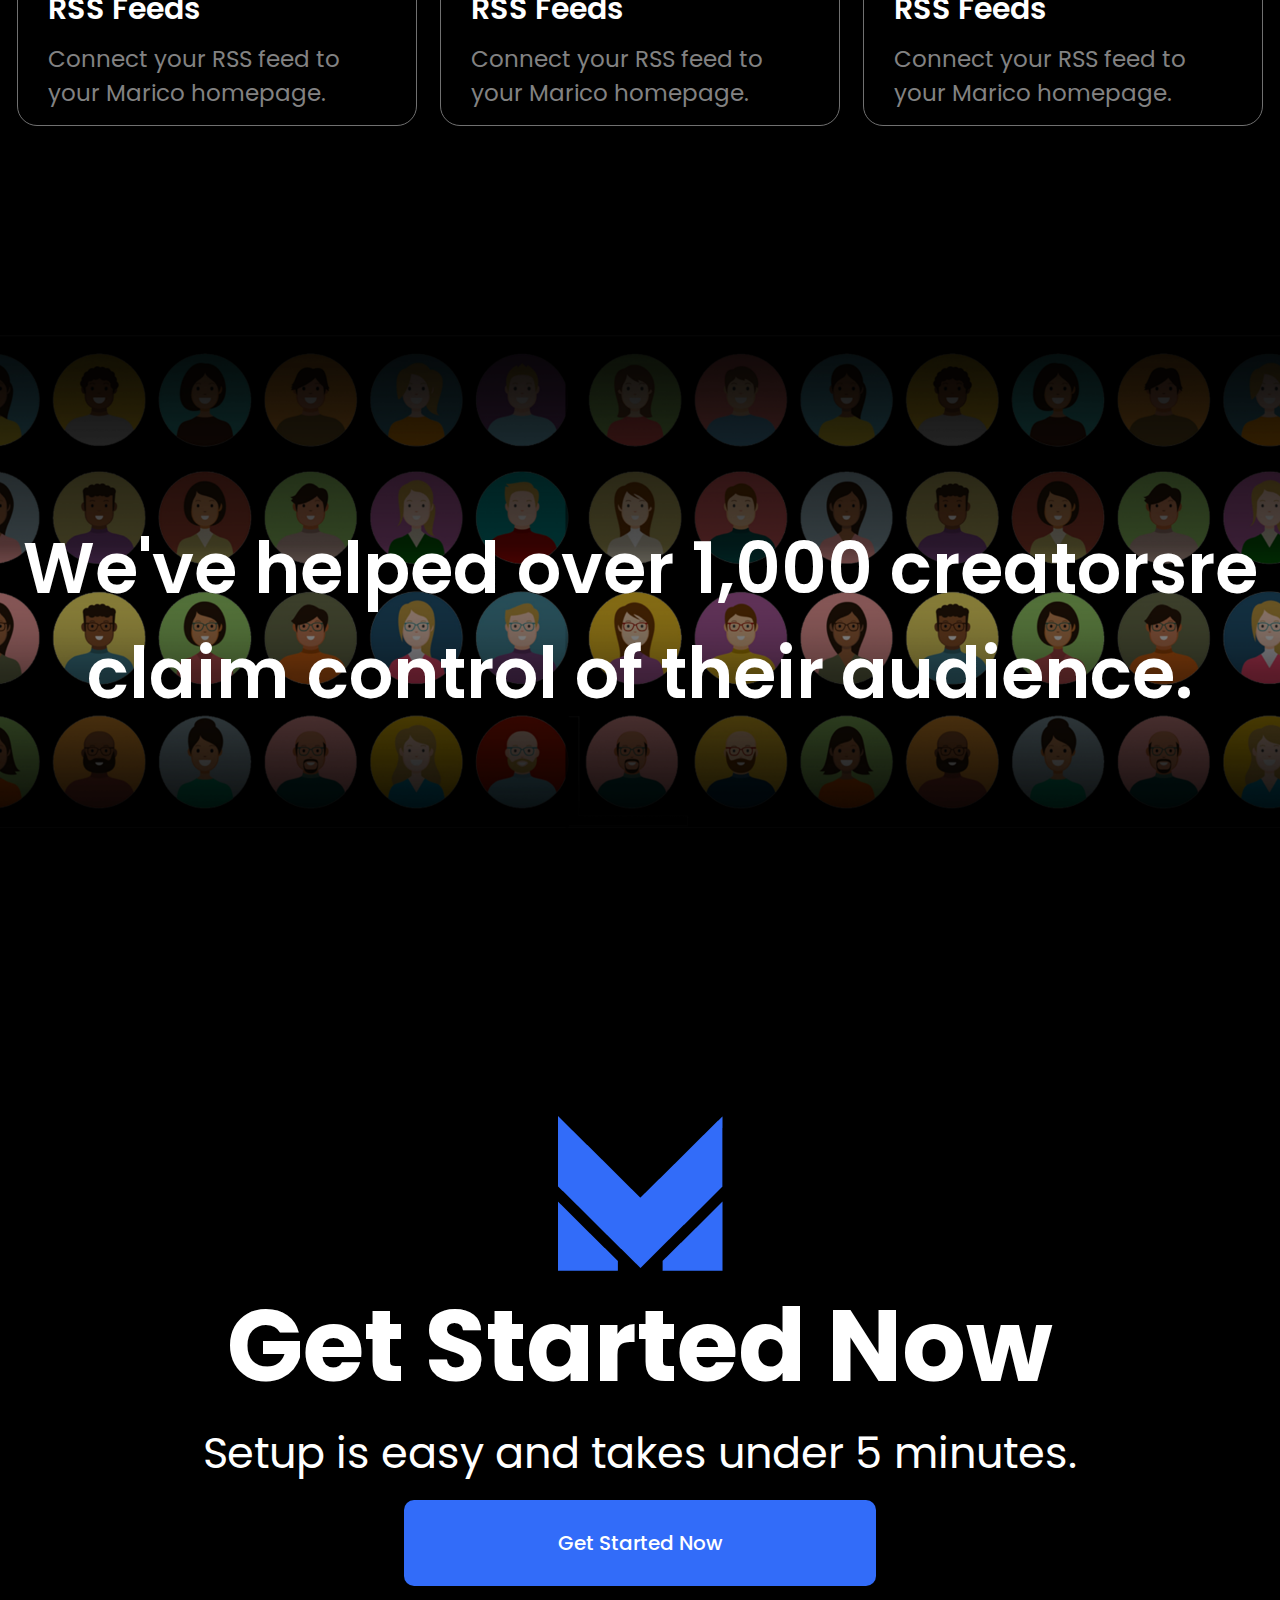
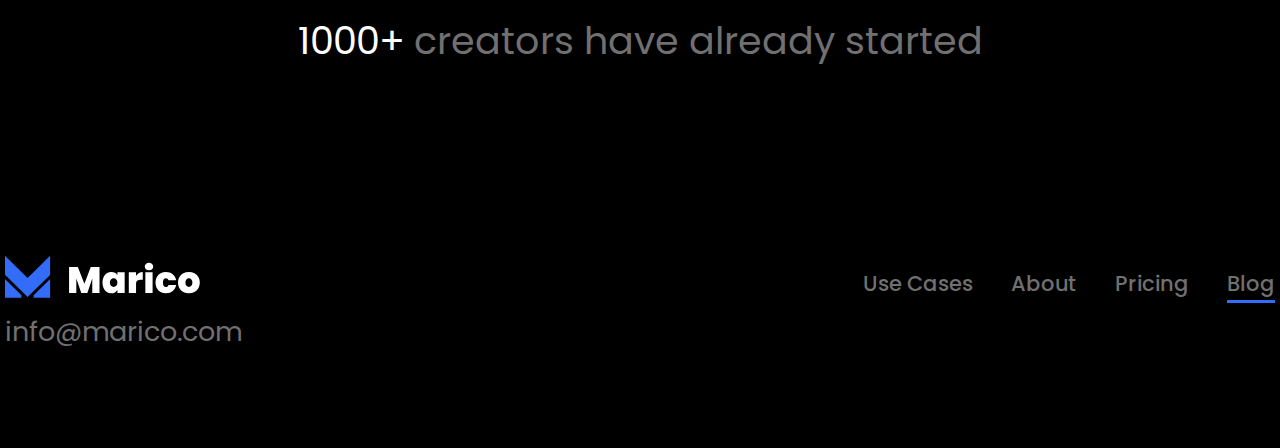
<file: Marico/blog.html>
<!DOCTYPE html>
<html lang="en">
<head>
    <meta charset="UTF-8">
    <meta http-equiv="X-UA-Compatible" content="IE=edge">
    <meta name="viewport" content="width=device-width, initial-scale=1.0">

    <link href="https://fonts.googleapis.com/css2?family=Poppins:wght@400;500;600;700&display=swap" rel="stylesheet">

    <link rel="stylesheet" href="css/reset.css">
    <link rel="stylesheet" href="css/style.css">
    <link rel="stylesheet" href="css/media.css">

    <title>Marico</title>
</head>
<body>

    <div class="wrapper">
        <header class="header">
            <div class="container">
                <nav class="nav">

                    <button class="menu-btn" type="button">
                        <span class="btn-line"></span>
                        <span class="btn-line"></span>
                        <span class="btn-line"></span>
                        <span class="btn-line"></span>
                    </button>

                    <div class="nav__logo">
                        <a href="index.html" class="logo">
                            <img src="img/logo.svg" alt="Logo" class="img__logo">
                        </a>
                    </div>
                    <div class="nav__menu">
                        <ul class="nav__menu-items">
                            <li class="nav__menu-item">
                                <a href="#" class="nav__menu-link">Use Cases</a>
                            </li>
                            <li class="nav__menu-item">
                                <a href="about.html" class="nav__menu-link" target="_blank">About</a>
                            </li>
                            <li class="nav__menu-item">
                                <a href="pricing.html" class="nav__menu-link" target="_blank">Pricing</a>
                            </li>
                            <li class="nav__menu-item">
                                <a href="blog.html" class="nav__menu-link nav__menu-link--active" target="_blank">Blog</a>
                            </li>
                        </ul>
                    </div>
                    <div class="nav__btns">
                        <a href="login.html" class="btn btn--login" target="_blank">Login</a>
                        <a href="signup.html" class="btn btn--signup" target="_blank">Sign Up</a>
                    </div>
                </nav>
            </div>
        </header>

        <main>

            <section class="source">
                <div class="container">
                    <div class="source__header">
                        <h1 class="source__header-title">Content Sources</h1>
                        <p class="source__header-descr">Connect these sources to your Marico homepage.</p>
                    </div>
                    <div class="source__items">
                        <div class="source__item">
                            <div class="source__item-content">
                                <img src="img/social-1.png" alt="" class="img__source-content">
                                <h3 class="source__content-title">Twitter</h3>
                                <p class="source__content-descr">Connect your Twitter feed to
                                    your Marico homepage.</p>
                            </div>
                        </div>
                        <div class="source__item">
                            <div class="source__item-content">
                                <img src="img/social-2.png" alt="" class="img__source-content">
                                <h3 class="source__content-title">YouTube</h3>
                                <p class="source__content-descr">Connect your YouTube feed to
                                    your Marico homepage.</p>
                            </div>
                        </div>
                        <div class="source__item">
                            <div class="source__item-content">
                                <img src="img/social-3.png" alt="" class="img__source-content">
                                <h3 class="source__content-title">WordPress</h3>
                                <p class="source__content-descr">Connect your WordPress feed
                                    to your Marico homepage.</p>
                            </div>
                        </div>
                        <div class="source__item">
                            <div class="source__item-content">
                                <img src="img/social-3.png" alt="" class="img__source-content">
                                <h3 class="source__content-title">Substack</h3>
                                <p class="source__content-descr">Connect your Substack feed to
                                    your Marico homepage.</p>
                            </div>
                        </div>
                        <div class="source__item">
                            <div class="source__item-content">
                                <img src="img/social-2.png" alt="" class="img__source-content">
                                <h3 class="source__content-title">Medium</h3>
                                <p class="source__content-descr">Connect your Medium feed to
                                    your Marico homepage.</p>
                            </div>
                        </div>
                        <div class="source__item">
                            <div class="source__item-content">
                                <div class="coming--soon">
                                    <p class="coming--soon_info">Coming Soon</p>
                                </div>
                                <img src="img/social-1.png" alt="" class="img__source-content">
                                <h3 class="source__content-title">RSS Feeds</h3>
                                <p class="source__content-descr">Connect your RSS feed to
                                    your Marico homepage.</p>
                            </div>
                        </div>
                        <div class="source__item">
                            <div class="source__item-content">
                                <img src="img/social-2.png" alt="" class="img__source-content">
                                <h3 class="source__content-title">WordPress</h3>
                                <p class="source__content-descr">Connect your WordPress feed
                                    to your Marico homepage.</p>
                            </div>
                        </div>
                        <div class="source__item">
                            <div class="source__item-content">
                                <img src="img/social-3.png" alt="" class="img__source-content">
                                <h3 class="source__content-title">Substack</h3>
                                <p class="source__content-descr">Connect your Substack feed to
                                    your Marico homepage.</p>
                            </div>
                        </div>
                        <div class="source__item">
                            <div class="source__item-content">
                                <img src="img/social-1.png" alt="" class="img__source-content">
                                <h3 class="source__content-title">Medium</h3>
                                <p class="source__content-descr">Connect your Medium feed to
                                    your Marico homepage.</p>
                            </div>
                        </div>
                        <div class="source__item">
                            <div class="source__item-content">
                                <div class="coming--soon">
                                    <p class="coming--soon_info">Coming Soon</p>
                                </div>
                                <img src="img/social-2.png" alt="" class="img__source-content">
                                <h3 class="source__content-title">RSS Feeds</h3>
                                <p class="source__content-descr">Connect your RSS feed to
                                    your Marico homepage.</p>
                            </div>
                        </div>
                        <div class="source__item">
                            <div class="source__item-content">
                                <div class="coming--soon">
                                    <p class="coming--soon_info">Coming Soon</p>
                                </div>
                                <img src="img/social-3.png" alt="" class="img__source-content">
                                <h3 class="source__content-title">RSS Feeds</h3>
                                <p class="source__content-descr">Connect your RSS feed to
                                    your Marico homepage.</p>
                            </div>
                        </div>
                        <div class="source__item">
                            <div class="source__item-content">
                                <div class="coming--soon">
                                    <p class="coming--soon_info">Coming Soon</p>
                                </div>
                                <img src="img/social-1.png" alt="" class="img__source-content">
                                <h3 class="source__content-title">RSS Feeds</h3>
                                <p class="source__content-descr">Connect your RSS feed to
                                    your Marico homepage.</p>
                            </div>
                        </div>
                    </div>
                </div>
            </section>

            <section class="helped">
                <img src="img/helped.png" alt="" class="img__helped">
                <div class="container">
                    <h2 class="helped__title">We've helped over 1,000 creatorsre claim control of their audience.</h2>
                </div>
            </section>

            <section class="started">
                <div class="container">
                    <div class="started__content">
                        <img src="img/logo-big.png" alt="" class="img__started-logo">
                        <h2 class="started__title">Get Started Now</h2>
                        <p class="started__descr">Setup is easy and takes under 5 minutes.</p>
                        <div class="started__btns">
                            <a href="#" class="btn btn--started">Get Started Now</a>
                        </div>
                        <p class="started__text"><span>1000+</span> creators have already started</p>
                    </div>
                </div>
            </section>

        </main>

        <footer class="footer">
            <div class="container">
                <nav class="footer__nav">
                    <a href="index.html" class="logo">
                        <img src="img/logo.svg" alt="" class="img__logo">
                    </a>
                    <ul class="nav__menu-items">
                        <li class="nav__menu-item">
                            <a href="#" class="nav__menu-link">Use Cases</a>
                        </li>
                        <li class="nav__menu-item">
                            <a href="about.html" class="nav__menu-link" target="_blank">About</a>
                        </li>
                        <li class="nav__menu-item">
                            <a href="pricing.html" class="nav__menu-link" target="_blank">Pricing</a>
                        </li>
                        <li class="nav__menu-item">
                            <a href="blog.html" class="nav__menu-link nav__menu-link--active" target="_blank">Blog</a>
                        </li>
                    </ul>
                </nav>
                <a href="mailto:info@marico.com" class="footer__link">info@marico.com</a>
            </div>
        </footer>

    </div>
    
    <script src="js/main.js"></script>
</body>
</html>
</file>
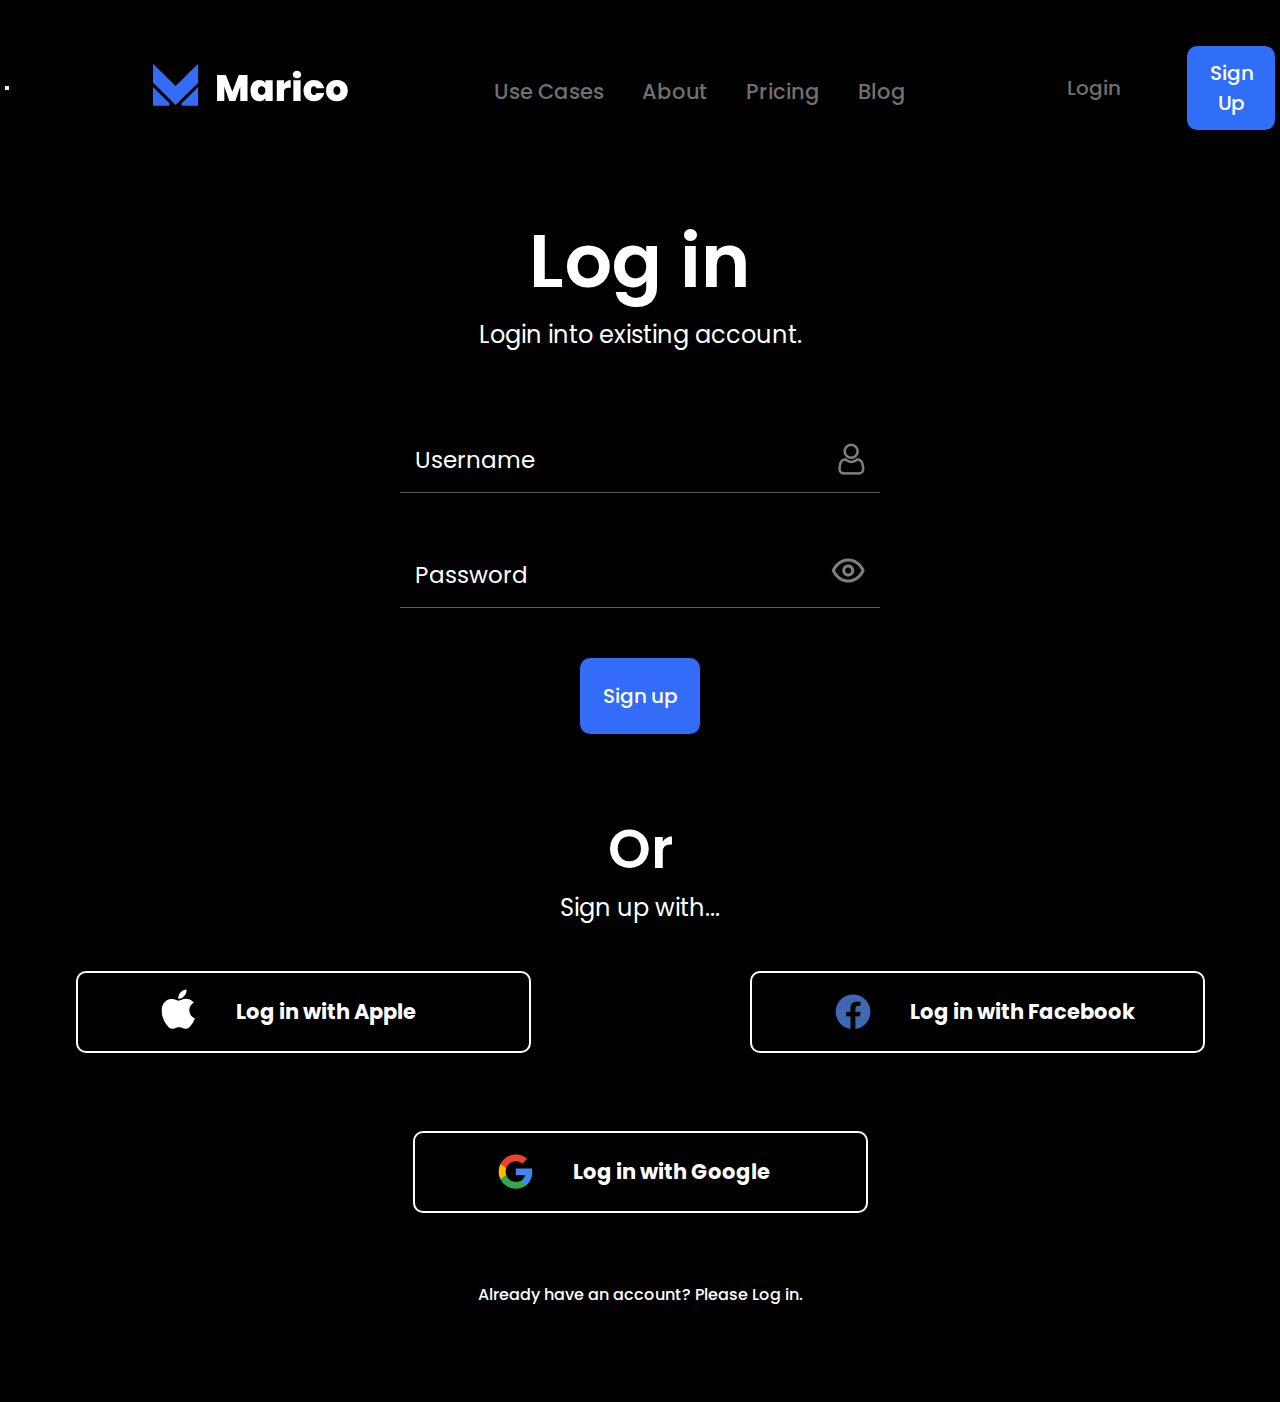
<file: Marico/login.html>
<!DOCTYPE html>
<html lang="en">
<head>
    <meta charset="UTF-8">
    <meta http-equiv="X-UA-Compatible" content="IE=edge">
    <meta name="viewport" content="width=device-width, initial-scale=1.0">

    <link href="https://fonts.googleapis.com/css2?family=Poppins:wght@400;500;600;700&display=swap" rel="stylesheet">

    <link rel="stylesheet" href="css/reset.css">
    <link rel="stylesheet" href="css/style.css">
    <link rel="stylesheet" href="css/media.css">

    <title>Marico</title>
</head>
<body>

    <div class="wrapper">
        <header class="header">
            <div class="container">
                <nav class="nav">

                    <button class="menu-btn" type="button">
                        <span class="btn-line"></span>
                        <span class="btn-line"></span>
                        <span class="btn-line"></span>
                        <span class="btn-line"></span>
                    </button>

                    <div class="nav__logo">
                        <a href="index.html" class="logo">
                            <img src="img/logo.svg" alt="Logo" class="img__logo">
                        </a>
                    </div>
                    <div class="nav__menu">
                        <ul class="nav__menu-items">
                            <li class="nav__menu-item">
                                <a href="#" class="nav__menu-link">Use Cases</a>
                            </li>
                            <li class="nav__menu-item">
                                <a href="about.html" class="nav__menu-link" target="_blank">About</a>
                            </li>
                            <li class="nav__menu-item">
                                <a href="pricing.html" class="nav__menu-link" target="_blank">Pricing</a>
                            </li>
                            <li class="nav__menu-item">
                                <a href="blog.html" class="nav__menu-link" target="_blank">Blog</a>
                            </li>
                        </ul>
                    </div>
                    <div class="nav__btns">
                        <a href="login.html" class="btn btn--login" target="_blank">Login</a>
                        <a href="signup.html" class="btn btn--signup" target="_blank">Sign Up</a>
                    </div>
                </nav>
            </div>
        </header>

        <main>

            <section class="signup">
                <div class="container">
                    <div class="signup__header">
                        <h1 class="signup__title">Log in</h1>
                        <p class="signup__descr">Login into existing account.</p>
                    </div>
                    <div class="signup__items">
                        <div class="signup__item">
                            <input type="text" class="input" placeholder="Username">
                            <img src="img/user.png" alt="" class="img__input">
                        </div>
                        <div class="signup__item">
                            <input type="text" class="input" placeholder="Password">
                             <img src="img/eye.png" alt="" class="img__input">
                        </div>
                        <div class="signup__btns">
                            <a href="#" class="btn btn--blue-big">Sign up</a>
                        </div>
                    </div>
                </div>
            </section>

            <section class="with">
                <div class="container">
                    <div class="with__header">
                        <h1 class="with__title">Or</h1>
                        <p class="with__descr">Sign up with...</p>
                    </div>
                    <div class="with__items">
                        <div class="with__item">
                            <a href="#">
                                <div class="with__item-content">
                                    <img src="img/apple.png" alt="" class="img__with-item">
                                    <h3 class="with__content-title">Log in with Apple</h3>
                                </div>
                            </a>
                        </div>
                        <div class="with__item">
                            <a href="#">
                                <div class="with__item-content">
                                    <img src="img/facebook.png" alt="" class="img__with-item">
                                    <h3 class="with__content-title">Log in with Facebook</h3>
                                </div>
                            </a>
                        </div>
                        <div class="with__item">
                            <a href="#">
                                <div class="with__item-content">
                                    <img src="img/google.png" alt="" class="img__with-item">
                                    <h3 class="with__content-title">Log in with Google</h3>
                                </div>
                            </a>
                        </div>
                    </div>
                </div>
            </section>

        </main>

        <footer class="footer">
            <div class="container">
                <h3 class="footer__title">Already have an account? Please Log in.</h3>
            </div>
        </footer>


    </div>
    
    <script src="js/main.js"></script>
</body>
</html>
</file>
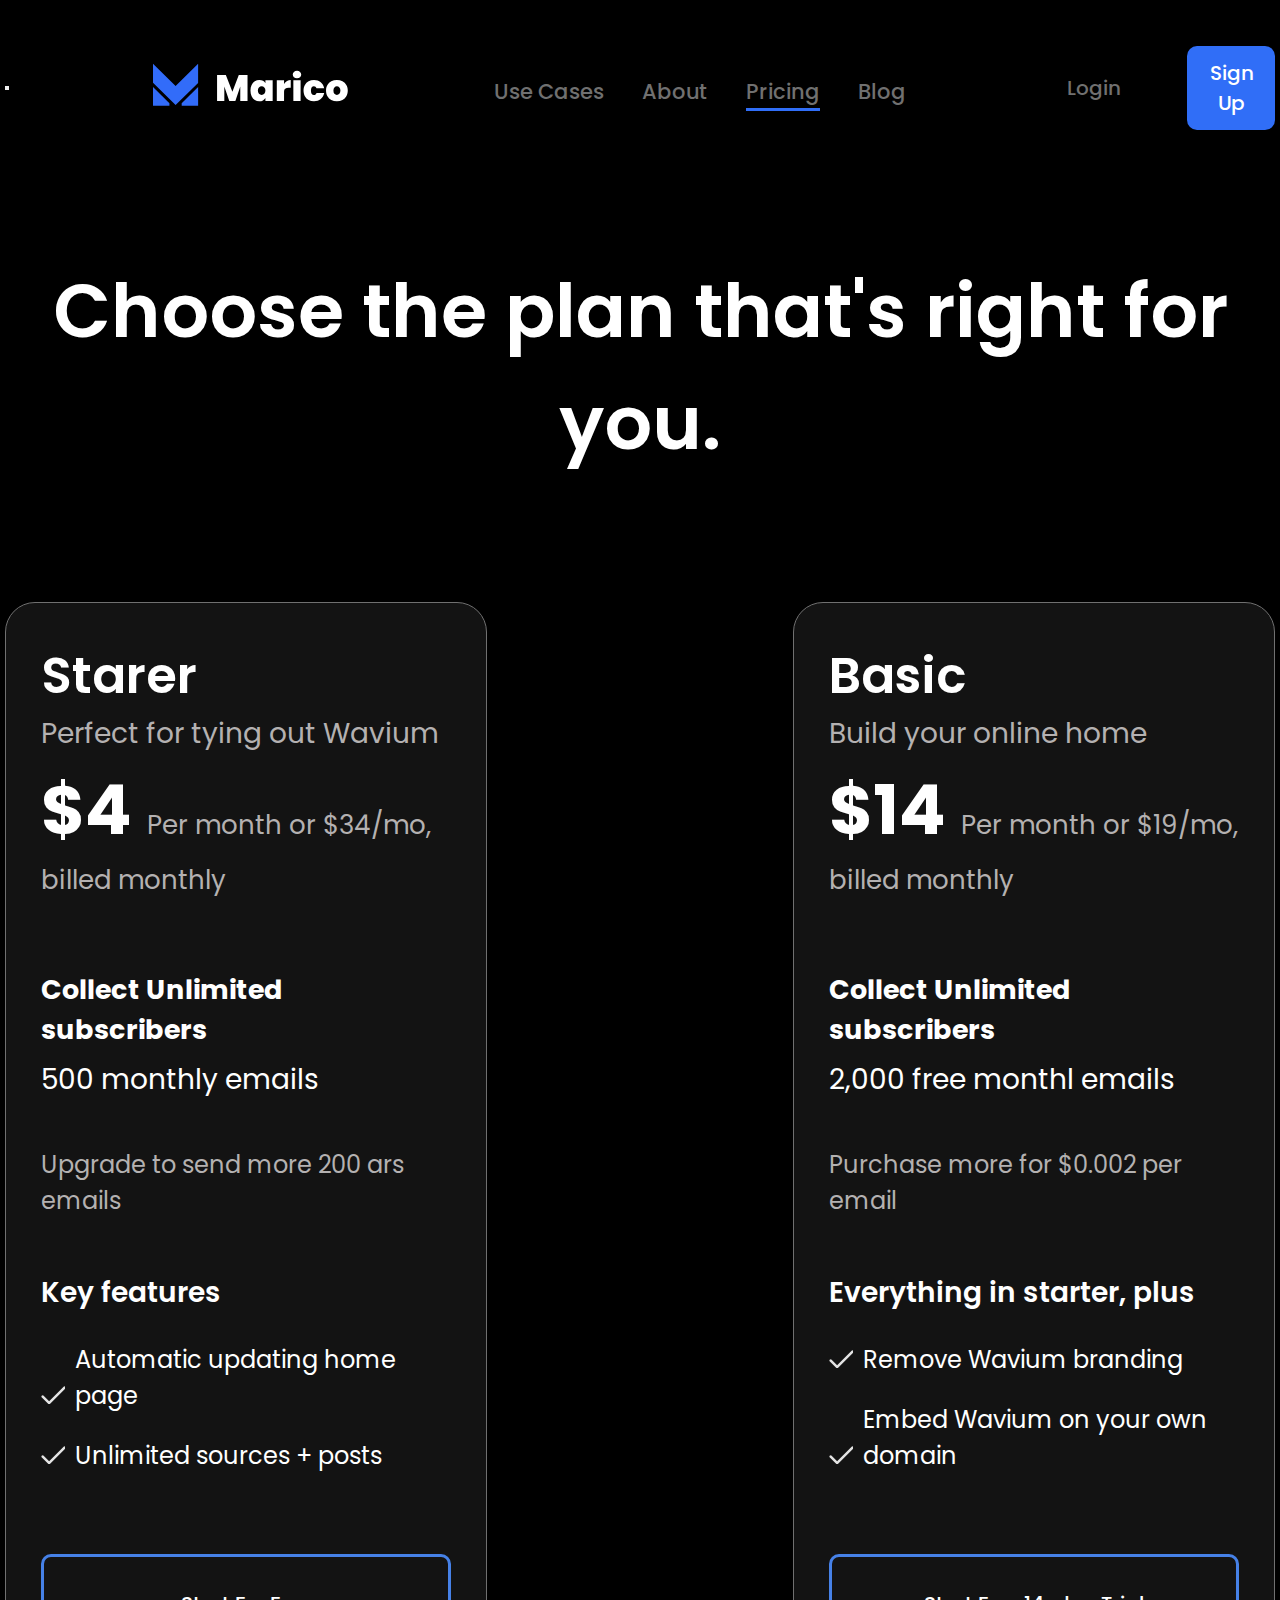
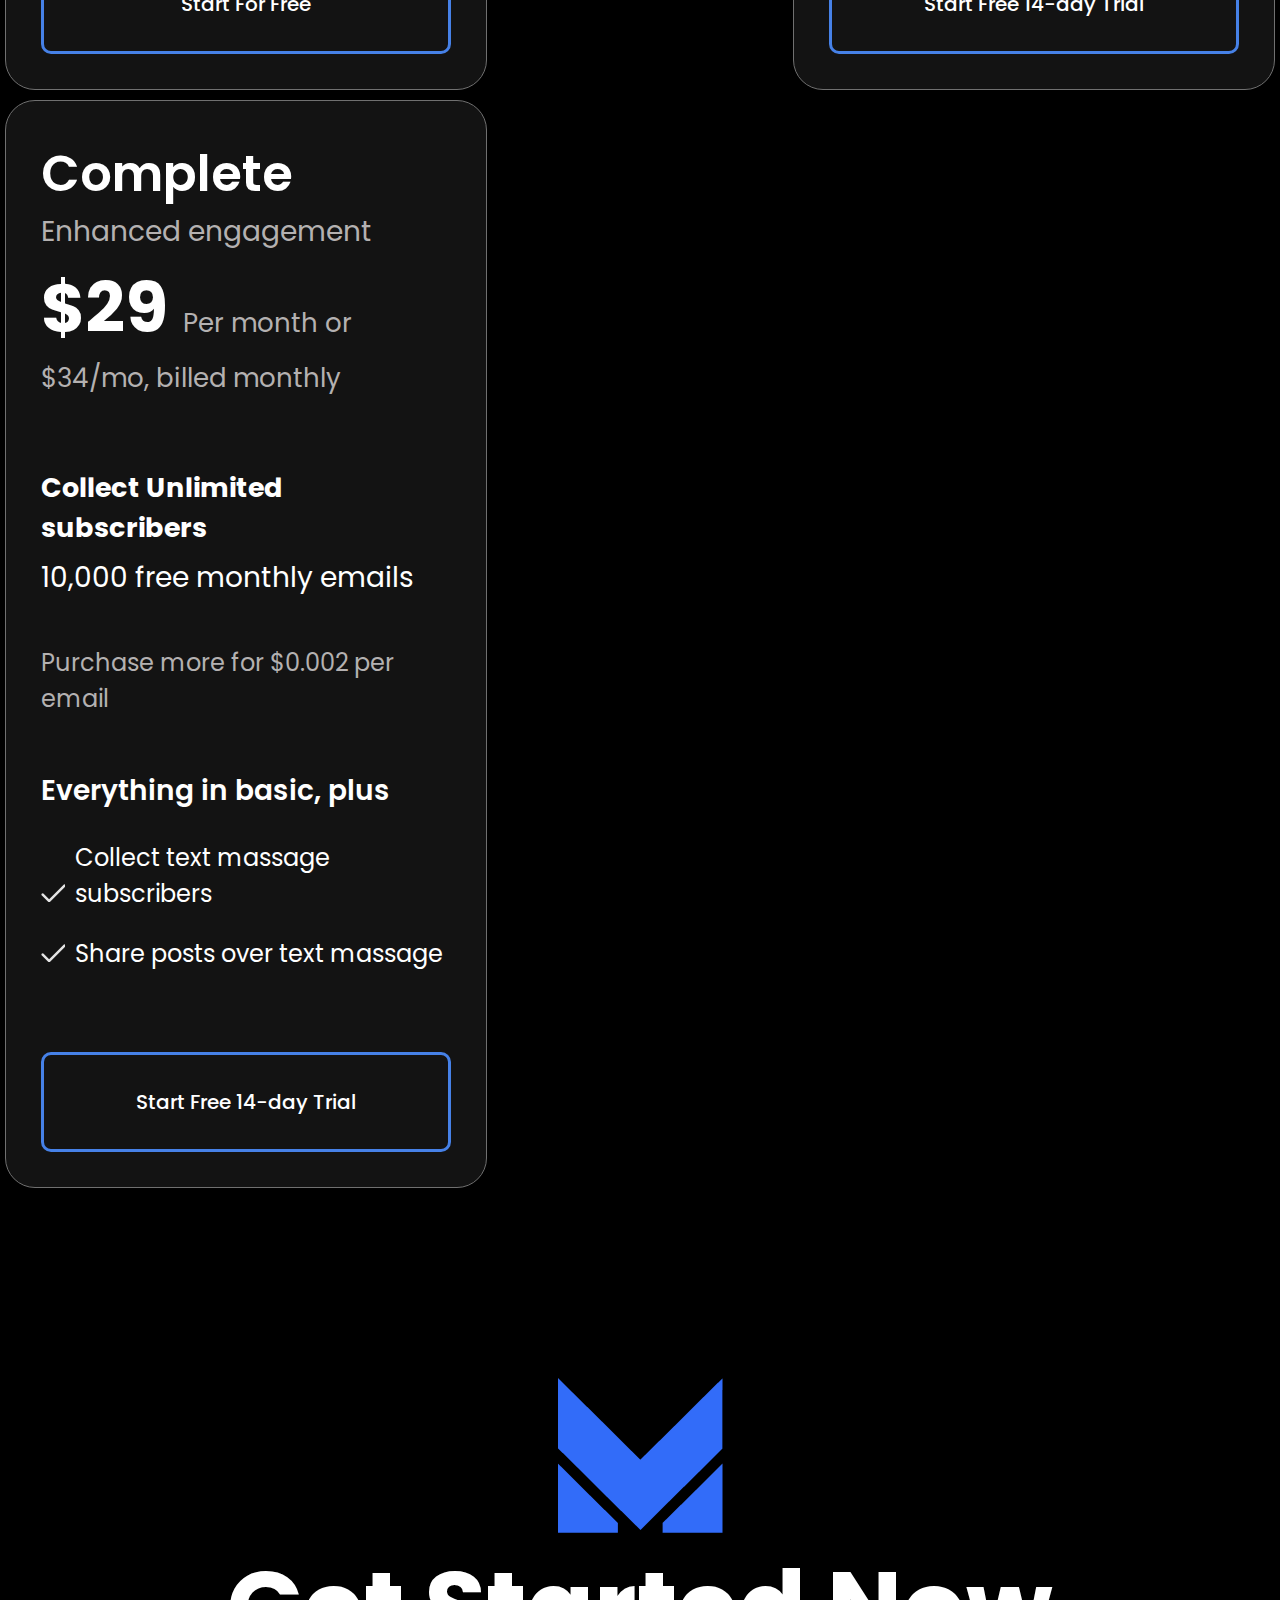
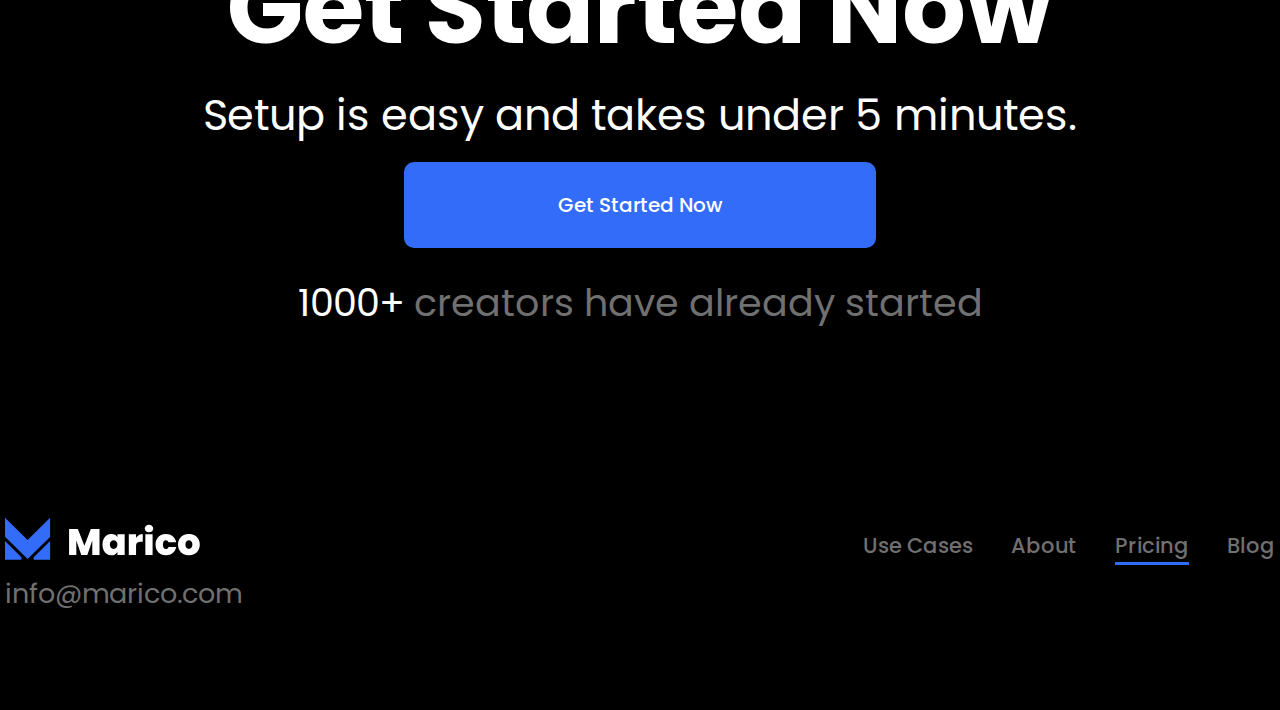
<file: Marico/pricing.html>
<!DOCTYPE html>
<html lang="en">
<head>
    <meta charset="UTF-8">
    <meta http-equiv="X-UA-Compatible" content="IE=edge">
    <meta name="viewport" content="width=device-width, initial-scale=1.0">

    <link href="https://fonts.googleapis.com/css2?family=Poppins:wght@400;500;600;700&display=swap" rel="stylesheet">

    <link rel="stylesheet" href="css/reset.css">
    <link rel="stylesheet" href="css/style.css">
    <link rel="stylesheet" href="css/media.css">

    <title>Marico</title>
</head>
<body>

    <div class="wrapper">
        <header class="header">
            <div class="container">
                <nav class="nav">

                    <button class="menu-btn" type="button">
                        <span class="btn-line"></span>
                        <span class="btn-line"></span>
                        <span class="btn-line"></span>
                        <span class="btn-line"></span>
                    </button>

                    <div class="nav__logo">
                        <a href="index.html" class="logo">
                            <img src="img/logo.svg" alt="Logo" class="img__logo">
                        </a>
                    </div>
                    <div class="nav__menu">
                        <ul class="nav__menu-items">
                            <li class="nav__menu-item">
                                <a href="#" class="nav__menu-link">Use Cases</a>
                            </li>
                            <li class="nav__menu-item">
                                <a href="about.html" class="nav__menu-link" target="_blank">About</a>
                            </li>
                            <li class="nav__menu-item">
                                <a href="pricing.html" class="nav__menu-link nav__menu-link--active" target="_blank">Pricing</a>
                            </li>
                            <li class="nav__menu-item">
                                <a href="blog.html" class="nav__menu-link" target="_blank">Blog</a>
                            </li>
                        </ul>
                    </div>
                    <div class="nav__btns">
                        <a href="login.html" class="btn btn--login" target="_blank">Login</a>
                        <a href="signup.html" class="btn btn--signup" target="_blank">Sign Up</a>
                    </div>
                </nav>
            </div>
        </header>

        <main>

            <section class="plan">
                <div class="container">
                    <h1 class="plan__title">Choose the plan that's right for you.</h1>
                    <div class="plan__items">
                        <div class="plan__item">
                            <div class="plan__item-content">
                                <h3 class="plan__item-title">Starer</h3>
                                <p class="plan__item-subtitle">Perfect for tying out Wavium</p>
                                <p class="plan__item-amount">$4 <span>Per month or $34/mo, billed monthly</span></p>
                                <p class="plan__item-collect">Collect Unlimited subscribers</p>
                                <p class="plan__item-email">500 monthly emails</p>
                                <p class="plan__item-send">Upgrade to send more 200 ars emails</p>
                                <h4 class="plan__item-titleList">Key features</h4>
                                <ul class="plan__lists">
                                    <li class="plan__list">Automatic updating home page</li>
                                    <li class="plan__list">Unlimited sources + posts</li>
                                </ul>
                                <a href="#" class="btn btn--plan">Start For Free</a>
                            </div>
                        </div>
                        <div class="plan__item">
                            <div class="plan__item-content">
                                <h3 class="plan__item-title">Basic</h3>
                                <p class="plan__item-subtitle">Build your online home</p>
                                <p class="plan__item-amount">$14 <span>Per month or $19/mo, billed monthly</span></p>
                                <p class="plan__item-collect">Collect Unlimited subscribers</p>
                                <p class="plan__item-email">2,000 free monthl emails</p>
                                <p class="plan__item-send">Purchase more for $0.002 per email</p>
                                <h4 class="plan__item-titleList">Everything in starter, plus</h4>
                                <ul class="plan__lists">
                                    <li class="plan__list">Remove Wavium branding</li>
                                    <li class="plan__list">Embed Wavium on your own domain</li>
                                </ul>
                                <a href="#" class="btn btn--plan">Start Free 14-day Trial</a>
                            </div>
                        </div>
                        <div class="plan__item">
                            <div class="plan__item-content">
                                <h3 class="plan__item-title">Complete</h3>
                                <p class="plan__item-subtitle">Enhanced engagement</p>
                                <p class="plan__item-amount">$29 <span>Per month or $34/mo, billed monthly</span></p>
                                <p class="plan__item-collect">Collect Unlimited subscribers</p>
                                <p class="plan__item-email">10,000 free monthly emails</p>
                                <p class="plan__item-send">Purchase more for $0.002 per email</p>
                                <h4 class="plan__item-titleList">Everything in basic, plus </h4>
                                <ul class="plan__lists">
                                    <li class="plan__list">Collect text massage subscribers</li>
                                    <li class="plan__list">Share posts over text massage</li>
                                </ul>
                                <a href="#" class="btn btn--plan">Start Free 14-day Trial</a>
                            </div>
                        </div>
                    </div>
                </div>
            </section>

            <section class="started">
                <div class="container">
                    <div class="started__content">
                        <img src="img/logo-big.png" alt="" class="img__started-logo">
                        <h2 class="started__title">Get Started Now</h2>
                        <p class="started__descr">Setup is easy and takes under 5 minutes.</p>
                        <div class="started__btns">
                            <a href="#" class="btn btn--started">Get Started Now</a>
                        </div>
                        <p class="started__text"><span>1000+</span> creators have already started</p>
                    </div>
                </div>
            </section>

        </main>

        <footer class="footer">
            <div class="container">
                <nav class="footer__nav">
                    <a href="index.html" class="logo">
                        <img src="img/logo.svg" alt="" class="img__logo">
                    </a>
                    <ul class="nav__menu-items">
                        <li class="nav__menu-item">
                            <a href="#" class="nav__menu-link">Use Cases</a>
                        </li>
                        <li class="nav__menu-item">
                            <a href="about.html" class="nav__menu-link" target="_blank">About</a>
                        </li>
                        <li class="nav__menu-item">
                            <a href="pricing.html" class="nav__menu-link nav__menu-link--active" target="_blank">Pricing</a>
                        </li>
                        <li class="nav__menu-item">
                            <a href="blog.html" class="nav__menu-link" target="_blank">Blog</a>
                        </li>
                    </ul>
                </nav>
                <a href="mailto:info@marico.com" class="footer__link">info@marico.com</a>
            </div>
        </footer>

    </div>
    
    <script src="js/main.js"></script>
</body>
</html>
</file>
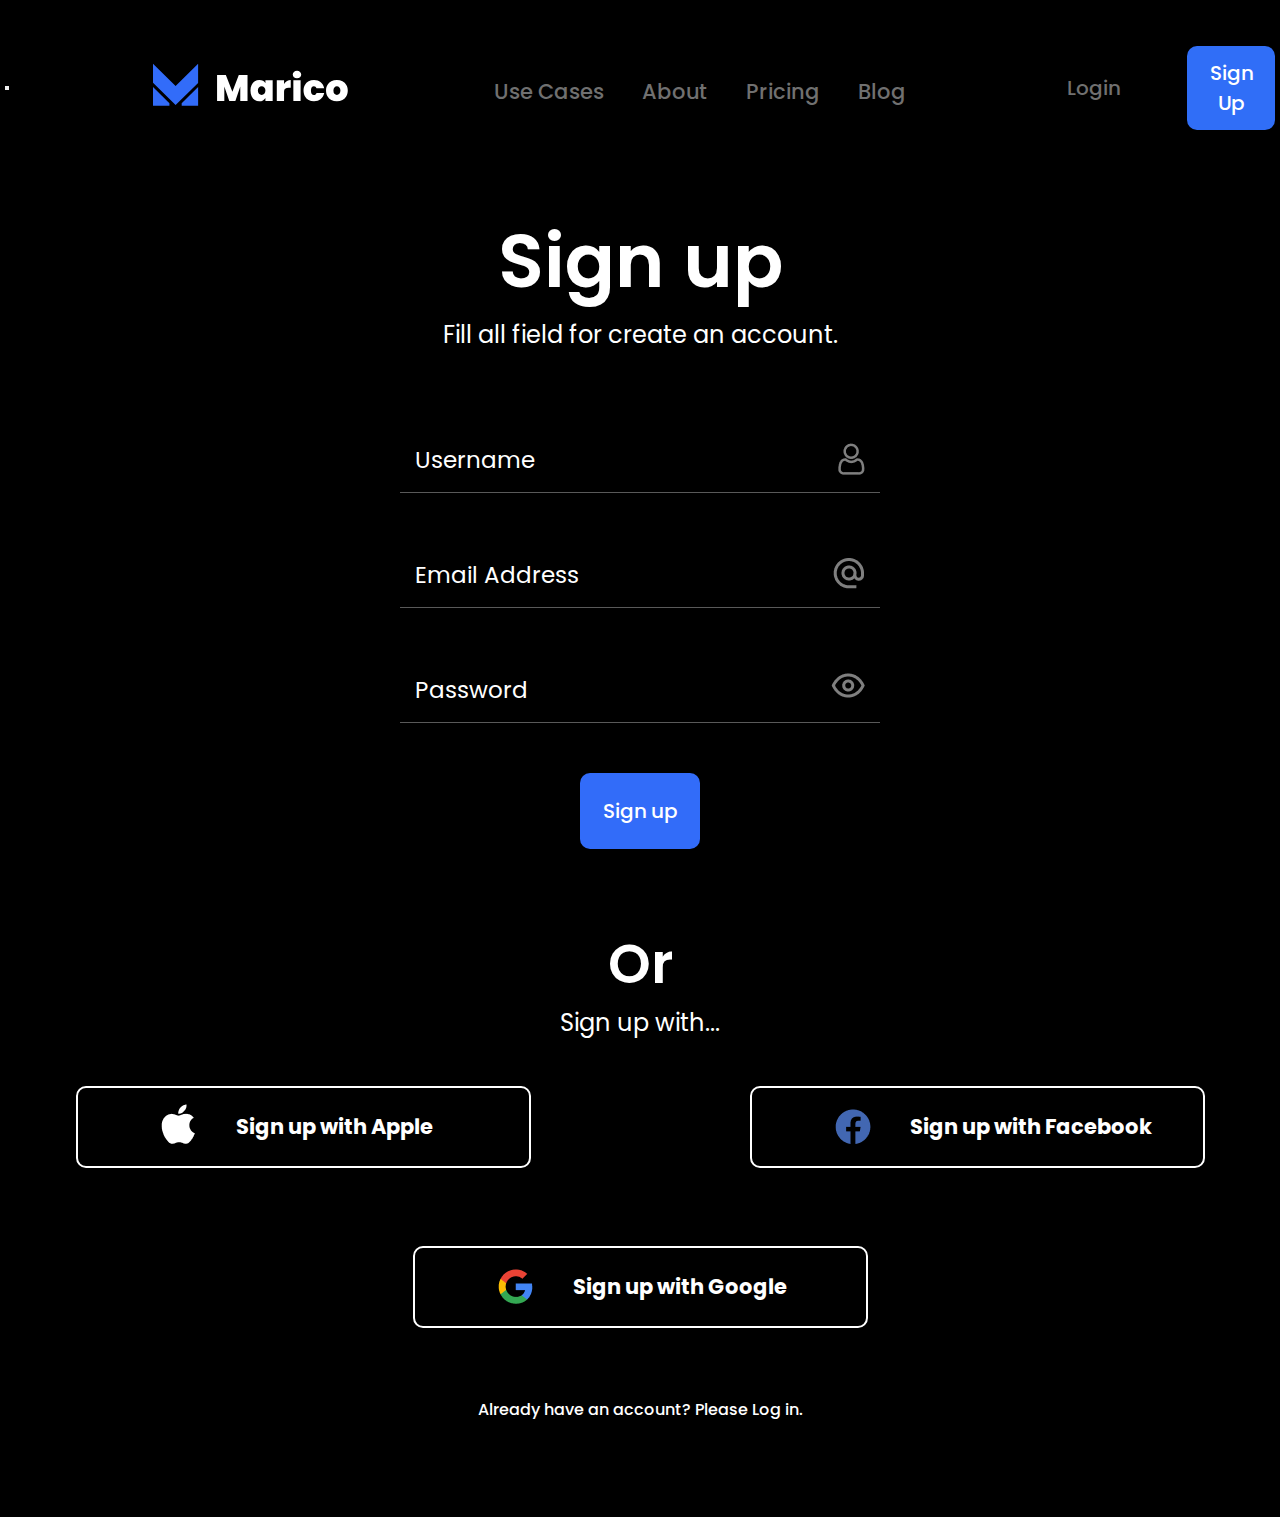
<file: Marico/signup.html>
<!DOCTYPE html>
<html lang="en">
<head>
    <meta charset="UTF-8">
    <meta http-equiv="X-UA-Compatible" content="IE=edge">
    <meta name="viewport" content="width=device-width, initial-scale=1.0">

    <link href="https://fonts.googleapis.com/css2?family=Poppins:wght@400;500;600;700&display=swap" rel="stylesheet">

    <link rel="stylesheet" href="css/reset.css">
    <link rel="stylesheet" href="css/style.css">
    <link rel="stylesheet" href="css/media.css">

    <title>Marico</title>
</head>
<body>

    <div class="wrapper">
        <header class="header">
            <div class="container">
                <nav class="nav">

                    <button class="menu-btn" type="button">
                        <span class="btn-line"></span>
                        <span class="btn-line"></span>
                        <span class="btn-line"></span>
                        <span class="btn-line"></span>
                    </button>

                    <div class="nav__logo">
                        <a href="index.html" class="logo">
                            <img src="img/logo.svg" alt="Logo" class="img__logo">
                        </a>
                    </div>
                    <div class="nav__menu">
                        <ul class="nav__menu-items">
                            <li class="nav__menu-item">
                                <a href="#" class="nav__menu-link">Use Cases</a>
                            </li>
                            <li class="nav__menu-item">
                                <a href="about.html" class="nav__menu-link" target="_blank">About</a>
                            </li>
                            <li class="nav__menu-item">
                                <a href="pricing.html" class="nav__menu-link" target="_blank">Pricing</a>
                            </li>
                            <li class="nav__menu-item">
                                <a href="blog.html" class="nav__menu-link" target="_blank">Blog</a>
                            </li>
                        </ul>
                    </div>
                    <div class="nav__btns">
                        <a href="login.html" class="btn btn--login" target="_blank">Login</a>
                        <a href="signup.html" class="btn btn--signup" target="_blank">Sign Up</a>
                    </div>
                </nav>
            </div>
        </header>

        <main>

            <section class="signup">
                <div class="container">
                    <div class="signup__header">
                        <h1 class="signup__title">Sign up</h1>
                        <p class="signup__descr">Fill all field for create an account.</p>
                    </div>
                    <div class="signup__items">
                        <div class="signup__item">
                            <input type="text" class="input" placeholder="Username">
                            <img src="img/user.png" alt="" class="img__input">
                        </div>
                        <div class="signup__item">
                            <input type="text" class="input" placeholder="Email Address">
                             <img src="img/at_sign.png" alt="" class="img__input">
                        </div>
                        <div class="signup__item">
                            <input type="text" class="input" placeholder="Password">
                             <img src="img/eye.png" alt="" class="img__input">
                        </div>
                        <div class="signup__btns">
                            <a href="#" class="btn btn--blue-big">Sign up</a>
                        </div>
                    </div>
                </div>
            </section>

            <section class="with">
                <div class="container">
                    <div class="with__header">
                        <h1 class="with__title">Or</h1>
                        <p class="with__descr">Sign up with...</p>
                    </div>
                    <div class="with__items">
                        <div class="with__item">
                            <a href="#">
                                <div class="with__item-content">
                                    <img src="img/apple.png" alt="" class="img__with-item">
                                    <h3 class="with__content-title">Sign up with Apple</h3>
                                </div>
                            </a>
                        </div>
                        <div class="with__item">
                            <a href="#">
                                <div class="with__item-content">
                                    <img src="img/facebook.png" alt="" class="img__with-item">
                                    <h3 class="with__content-title">Sign up with Facebook</h3>
                                </div>
                            </a>
                        </div>
                        <div class="with__item">
                            <a href="#">
                                <div class="with__item-content">
                                    <img src="img/google.png" alt="" class="img__with-item">
                                    <h3 class="with__content-title">Sign up with Google</h3>
                                </div>
                            </a>
                        </div>
                    </div>
                </div>
            </section>

        </main>

        <footer class="footer">
            <div class="container">
                <h3 class="footer__title">Already have an account? Please Log in.</h3>
            </div>
        </footer>


    </div>
    
    <script src="js/main.js"></script>
</body>
</html>
</file>
<file: Marico/css/style.css>
*{
    margin: 0;
    padding: 0;
}

*,
*::after,
*::before{
    box-sizing: border-box;
}

h1, h2, h3, h4, h5, h6{
    margin: 0;
    padding: 0;
}

a{
    outline: none;
    text-decoration: none;
}

body{
    font-family: 'Poppins', sans-serif;
    font-weight: 400;
    font-size: 30px;
    line-height: 45px;
    color: #707070;
    background: #000;
}

.wrapper{
    display: flex;
    flex-direction: column;
    min-height: 100%;
}

.container{
    max-width: 1650px;
    padding: 0 5px;
    margin: 0 auto;
}

.btn{
    display: inline-block;
    font-weight: 500;
    font-size: 20px;
    line-height: 30px;
    border-radius: 10px;
    text-align: center;
}

.btn--login{
    max-width: 120px;
    width: 100%;
    padding: 12px;
    background: transparent;
    color: #707070;
}

.btn--signup{
    max-width: 120px;
    width: 100%;
    padding: 12px;
    background: #306EF7;
    color: #fff;
}

.btn--blue-big{
    max-width: 313px;
    width: 100%;
    padding: 23px;
    background: #326CF9;
    color: #fff;
}

.btn--dark-big{
    max-width: 313px;
    width: 100%;
    padding: 23px;
    border: 1px solid #707070;
    color: #707070;
}

.btn--blue-small{
    max-width: 207px;
    width: 100%;
    padding: 17px;
    background: #326CF9;
    color: #fff;
}

.btn--gray-small{
    max-width: 207px;
    width: 100%;
    padding: 17px;
    background: #0E0E0E;
    border: 1px solid #707070;
    color: #707070;
}

.btn--blue-avg{
    max-width: 283px;
    width: 100%;
    padding: 23px;
    background: #326CF9;
    color: #fff;
}

.btn--started {
    max-width: 472px;
    width: 100%;
    padding: 28px;
    background: #326CF9;
    color: #fff;
}

.btn--plan {
    max-width: 428px;
    width: 100%;
    padding: 32px;
    background: transparent;
    color: #fff;
    border: 3.5px solid #4681E7;
    transition: .3s linear;
}

.btn--plan:hover{
    border: 0;
    background: #fff;
    color: #3C82F4;
}

/* HEADER */

.header {
    padding-top: 46px;
}

.nav {
    display: flex;
    justify-content: space-between;
    align-items: center;
    flex-wrap: wrap;
}

.nav__logo {
}

.logo {
}

.img__logo {
}

.nav__menu {
}

.nav__menu-items {
    display: flex;
    align-items: center;
    gap: 38px;
}

.nav__menu-item {
}

.nav__menu-link {
    font-weight: 500;
    font-size: 21px;
    line-height: 32px;
    color: #707070;
    transition: .3s linear;
}

.nav__menu-link:hover{
    color: #306EF7;
}

.nav__menu-link--active{
    position: relative;
    padding-bottom: 5px;
}

.nav__menu-link--active::after{
    position: absolute;
    content: "";
    width: 100%;
    height: 3px;
    background: #306EF7;
    bottom: 0;
    left: 0;
}

.nav__btns {
    display: flex;
    gap: 50px;
    align-items: center;
}

/* OWN */

.own {
    padding-top: 128px;
    padding-bottom: 190px;
}

.own__title {
    max-width: 1315px;
    font-weight: 700;
    font-size: 112px;
    line-height: 168px;
    color: #FFFFFF;
    text-align: center;
    margin: 0 auto;
    margin-bottom: 135px;
}

.own__title span{
    background: linear-gradient(90deg, #FE6783 1.9%, #FFBF84 97.1%);
    -webkit-background-clip: text;
    -webkit-text-fill-color: transparent;
}

.own__info {
    text-align: center;
}

.own__content {
    max-width: 695px;
    margin: 0 auto;
}

.own__content-title {
    font-weight: 500;
    font-size: 40px;
    line-height: 60px;
    color: #FFFFFF;
    margin-bottom: 50px;
}

.own__btns {
    margin-bottom: 22px;
}

.own__content-descr {
    position: relative;
    padding-left: px;
}

.own__content-descr::before{
    position: absolute;
    content: "";
    background: url('../img/dot.png');
    width: 29px;
    height: 28px;
    bottom: 9px;
    left: 35px;
}

.own__content-descr span{
    font-weight: 700;
    font-size: 25px;
    line-height: 38px;
    color: #FFFFFF;
}

/* WHY */

.why {
    padding: 0 80px 160px 80px;
}

.why__title {
    font-weight: 600;
    font-size: 75px;
    line-height: 112px;
    color: #FFFFFF;
    margin-bottom: 65px;
    text-align: center;
}

.why__items {
    display: flex;
    justify-content: space-between;
    flex-wrap: wrap;
    gap: 10px;
}

.why__item {
    flex-basis: 443px;
}

.why__item-content {
    position: relative;
    text-align: center;
}

.img__why-content {
    position: absolute;
    top: 5px;
}

.why__content-title {
    font-weight: 600;
    font-size: 35px;
    line-height: 52px;
    color: #FFFFFF;
    margin-bottom: 10px;
}

.why__content-descr {
    font-size: 22px;
    line-height: 33px;
}

/* HEADER INFO */

.header--info {
    margin: 0 auto;
    text-align: center;
    padding-bottom: 180px;
}

.header--info_suptitle {
    font-weight: 600;
    font-size: 25px;
    line-height: 38px;
    color: #3D82F2;
}

.header--info_title {
    font-weight: 600;
    font-size: 75px;
    line-height: 112px;
    color: #FFFFFF;
}

.header--info_descr {
    max-width: 930px;
    margin: 0 auto;
    line-height: 45px;
}

.header--info_btns {
    margin-top: 34px;
}

/* SPOT */

.spot {
    padding-bottom: 70px;
}

.spot__wrapper {
    display: flex;
    justify-content: space-between;
    gap: 10px;
    flex-wrap: wrap;
    align-items: center;
}

.spot__info {
    margin: 0 auto;
}

.spot__info-suptitle {
    font-weight: 500;
    line-height: 45px;
    color: #FFFFFF;
    margin-bottom: 80px;
}

.spot__info-title {
    max-width: 550px;
    font-weight: 600;
    font-size: 75px;
    line-height: 112px;
    color: #FFFFFF;
    margin-bottom: 27px;
}

.spot__info-title span{
    color: #3C82F4;
}

.spot__info-descr {
    max-width: 685px;
    font-size: 23px;
    line-height: 34px;
    color: #FFFFFF;
}

.spot__info-descr:not(:last-child){
    margin-bottom: 10px;
}

.spot__info-btns {
    margin-top: 65px;
    display: flex;
    gap: 25px;
}

.spot__photo {
    margin: 0 auto;
}

.img__spot-ph {
}

/* SHARE */

.share {
    padding-bottom: 310px;
}

.share__items {
    display: flex;
    justify-content: space-between;
    justify-content: center;
    gap: 20px;
    flex-wrap: wrap;
    margin-bottom: 50px;
}

.share__item {
    background: #0D0D0D;
    flex-basis: 800px;
    padding: 33px 0 0 45px;
}

.share__item-content {
    position: relative;
}

.share__content-suptitle {
    line-height: 45px;
    color: #0FC65C;
    margin-bottom: 24px;
}

.share__content-title {
    font-weight: 600;
    font-size: 80px;
    line-height: 93px;
    color: #fff;
}

.share__content-titleGray {
    color: #919191;
}

.img__share-content {
    z-index: -1;
}

.share__btns{
    text-align: center;
}

/* EXPERTS */

.experts {
    padding-top: 100px;
    padding-bottom: 180px;
}

.experts__title {
    text-align: center;
    font-weight: 600;
    font-size: 75px;
    line-height: 112px;
    color: #FFFFFF;
    margin-bottom: 52px;
}

.img__experts {
}

/* HELPED */

.helped {
    padding-bottom: 190px;
}

.img__helped {
    position: absolute;
    z-index: -1;
}

.helped__title {
    padding: 200px 0;
    font-weight: 600;
    font-size: 70px;
    line-height: 105px;    
    text-align: center;    
    color: #FFFFFF;
}

/* STARTED */

.started {
    padding-bottom: 183px;
}

.started__content {
    text-align: center;
}

.img__started-logo {
    margin: 0 auto;
}

.started__title {
    font-weight: 700;
    font-size: 100px;
    line-height: 150px;
    color: #FFFFFF;
}

.started__descr {
    font-size: 43px;
    line-height: 64px;
    color: #FFFFFF;
    margin-bottom: 15px;
}

.started__btns {
    margin-bottom: 26px;
}

.started__text {
    font-size: 38px;
    line-height: 57px;
}

.started__text span{
    color: #fff;
}



/* PAGE PRICING */

/* PLAN */

.plan {
    padding-top: 125px;
    padding-bottom: 190px;
}

.plan__title {
    font-weight: 600;
    font-size: 75px;
    line-height: 112px;
    color: #FFFFFF;
    text-align: center;
}

.plan__items {
    margin-top: 123px;
    display: flex;
    justify-content: space-between;
    gap: 10px;
    flex-wrap: wrap;
}

.plan__item {
    background: #131313;
    border: 1px solid #707070;
    border-radius: 30px;
    padding: 35px;
    display: flex;
    flex-direction: column;
    min-height: 100%;
}

.plan__item:hover{
    background: #3C82F4;
}

.plan__item:hover .plan__item-subtitle, 
.plan__item:hover .plan__item-amount span,
.plan__item:hover .plan__item-send{
    color: #fff;
}

.plan__item:hover .btn--plan{
    border: 0;
    background: #fff;
    color: #3C82F4;
}

.plan__item-content {
    max-width: 410px;
}

.plan__item-title {
    font-weight: 600;
    font-size: 50px;
    line-height: 75px;
    color: #FFFFFF;
}

.plan__item-subtitle {
    font-size: 28px;
    line-height: 42px;
    color: #B4B1B1;
    margin-bottom: 35px;
}

.plan__item-amount {
    font-weight: 700;
    font-size: 69px;
    line-height: 40px;
    color: #FFFFFF;
}

.plan__item-amount span{
    font-weight: 400;
    font-size: 26px;
    color: #B4B1B1;
}

.plan__item-collect {
    font-weight: 700;
    font-size: 27px;
    line-height: 40px;
    color: #FFFFFF;
    margin-bottom: 9px;
    margin-top: 70px;
}

.plan__item-email {
    font-size: 28px;
    line-height: 42px;
    color: #FFFFFF;
    margin-bottom: 46px;
}

.plan__item-send {
    font-size: 24px;
    line-height: 36px;
    color: #B4B1B1;
    margin-bottom: 53px;
}

.plan__item-titleList {
    font-weight: 600;
    font-size: 28px;
    line-height: 42px;
    color: #FFFFFF;
    margin-bottom: 28px;
}

.plan__lists {
    margin-bottom: 80px;
}

.plan__list {
    position: relative;
    padding-left: 34px;
    font-size: 24px;
    line-height: 36px;
    color: #FFFFFF;
    margin-bottom: 24px;
}

.plan__list::before{
    position: absolute;
    content: "";
    background: url("../img/check.png");
    width: 24px;
    height: 18px;
    left: 0;
    bottom: 10px;
}



/* PAGE ABOUT */

/* HELP */

.help {
    padding-top: 122px;
    padding-bottom: 185px;
}

.help__header {
    max-width: 995px;
    margin: 0 auto;
    text-align: center;
}

.img__help {
    margin: 0 auto;
}

.help__header-suptitle {
    margin-top: 48px;
    font-weight: 600;
    font-size: 25px;
    line-height: 38px;
    color: #306EF7;
}

.help__header-title {
    font-weight: 600;
    font-size: 75px;
    line-height: 112px;
    color: #FFFFFF;
}

.help__header-descr {
    line-height: 45px;    
    color: #FFFFFF;
}

/* INFO */

.info {
    padding-bottom: 188px;
}

.info__content {
    max-width: 1155px;
    margin: 0 auto;
    border-bottom: 1px solid #828282;
    padding-bottom: 56px;
}

.info__content-text {
    font-size: 28px;
    line-height: 42px;
    color: #FFFFFF;
    margin-bottom: 29px;
}

.info__content-suptext {
    font-weight: 600;
    font-size: 28px;
    line-height: 42px;
    color: #FFFFFF;
}

/* TEAM */

.team {
    padding-bottom: 190px;
}

.team__suptitle {
    font-weight: 600;
    font-size: 25px;
    line-height: 38px;
    color: #306EF7;
    text-align: center;
}

.team__title {
    font-weight: 600;
    font-size: 75px;
    line-height: 112px;
    color: #FFFFFF;
    text-align: center;
    margin-bottom: 60px;
}

.team__items {
    display: flex;
    justify-content: space-around;
    gap: 10px;
    flex-wrap: wrap;
}

.team__item {
}

.team__item-content {
    text-align: center;
}

.img__team-content {
    margin: 0 auto;
}

.team__content-name {
    margin-top: 17px;
    font-weight: 700;
    font-size: 35px;
    line-height: 52px;
    color: #FFFFFF;
}

.team__content-job {
    font-size: 19px;
    line-height: 28px;
    color: #7F7F7F;
    margin-bottom: 21px;
}

.team__content-link {
    position: relative;
    font-weight: 500;
    font-size: 20px;
    line-height: 30px;
    color: #FFFFFF;
    padding-right: 23px;
    transition: .3s linear;
}

.team__content-link::after{
    position: absolute;
    content: "";
    background: url("../img/arrow_link.png");
    width: 15px;
    height: 15px;
    right: 0;
    bottom: 7px;
}

.team__content-link:hover{
    color: #326CF9;
}


/* PAGE BLOG */

/* SOURCE */

.source {
    padding-top: 128px;
    padding-bottom: 190px;
}

.source__header {
    text-align: center;
}

.source__header-title {
    font-weight: 600;
    font-size: 120px;
    line-height: 180px;
    color: #FFFFFF;
}

.source__header-descr {
    line-height: 45px;
    color: #FFFFFF;
}

.source__items {
    margin-top: 130px;
    display: flex;
    gap: 23px;
    justify-content: center;
    flex-wrap: wrap;
}

.source__item {
    flex-basis: 400px;
    border: 1px solid #707070;
    border-radius: 20px;
    padding: 36px 30px 15px 30px;
}

.source__item-content {
    position: relative;
}

.coming--soon {
    position: absolute;
    right: 0;
    top: -10px;
}

.coming--soon_info {
    font-size: 16px;
    line-height: 24px;
    color: #4A7DE3;
    background: #102142;
    padding: 9px 18px;
    border-radius: 10px;
}

.img__source-content {
    margin-bottom: 17px;
}

.source__content-title {
    font-weight: 600;
    font-size: 30px;
    line-height: 45px;
    color: #FFFFFF;
    margin-bottom: 11px;
}

.source__content-descr {
    font-size: 23px;
    line-height: 34px;
    color: #828282;
}


/* PAGE SIGNUP */

/* SIGNUP */

.signup {
    padding: 75px 0;
}

.signup__header {
    text-align: center;
}

.signup__title {
    font-weight: 600;
    font-size: 75px;
    line-height: 112px;
    color: #FFFFFF;
}

.signup__descr {
    font-size: 24px;
    line-height: 36px;
    color: #FFFFFF;
}

.signup__items {
    margin: 0 auto;
    margin-top: 75px;
    display: flex;
    align-items: center;
    flex-direction: column;
    gap: 50px;
}

.signup__item {
    position: relative;
}

.input {
    padding: 15px;
    padding-right: 55px;
    border: 0;
    border-bottom: 1px solid rgb(255, 255, 255, 0.35);
    background: transparent;
    color: #fff;
    font-size: 23px;
    line-height: 34px;
    width: 480px;
}

.input::placeholder{
    font-weight: 400;
    font-size: 23px;
    line-height: 34px;
    color: #FFFFFF;
}

.img__input {
    position: absolute;
    right: 15px;
    top: 15px;
}

/* WITH */

.with {
    padding-bottom: 70px;
}

.with__header {
    text-align: center;
}

.with__title {
    font-weight: 600;
    font-size: 54px;
    line-height: 81px;
    color: #FFFFFF;
}

.with__descr {
    font-size: 24px;
    line-height: 36px;
    color: #FFFFFF;
}

.with__items {
    margin-top: 45px;
    display: flex;
    justify-content: space-around;
    gap: 78px;
    align-items: center;
    flex-wrap: wrap;
}

.with__item {
    position: relative;
    border: 2px solid #FFFFFF;
    border-radius: 10px;
    flex-basis: 455px;
}

.with__item-content {
    padding: 23px;
}

.img__with-item {
    position: absolute;
    bottom: 22px;
    left: 83px;
}

.with__content-title {
    padding-left: 135px;
    font-size: 21px;
    line-height: 32px;
    color: #FFFFFF;
}

















/* FOOTER */

.footer {
    padding-bottom: 95px;
}

.footer__nav {
    display: flex;
    justify-content: space-between;
    align-items: center;
}

.footer__link {
    font-weight: 400;
    font-size: 27px;
    line-height: 40px;
    color: #707070;
}

.footer__title{
    text-align: center;
    font-weight: 500;
    font-size: 16px;
    line-height: 24px;
    /* identical to box height, or 150% */
    
    
    color: #FFFFFF;
}
</file>
<file: Marico/css/media.css>
@media (max-width: 1530px){
    .spot__info{
        text-align: center;
    }

    .spot__info-title{
        max-width: none;
    }

    .spot__info-descr{
        max-width: none;
    }

    .spot__info-btns{
        justify-content: center;
    }

    .share{
        padding-bottom: 140px;
    }
}

@media (max-width: 900px){
    /* BURGER MENU */

    .menu-btn{
        display: inline-block;
        width: 50px;
        height: 50px;
        background-color: transparent;
        order: 1;
        border: none;
        cursor: pointer;
        position: relative;
        z-index: 50;
    }

    .logo{
        position: relative;
        z-index: 50;
    }

    .btn-line{
        position: absolute;
        left: 0;
        width: 100%;
        background-color: #fff;
        height: 2px;
        transition: .3s ease-in;
    }

    .btn-line:nth-child(1){
        top: 0;
    }
    .btn-line:nth-child(2){
        top: 20px;
    }
    .btn-line:nth-child(3){
        top: 20px;
    }
    .btn-line:nth-child(4){
        top: 40px;
    }
    
    .menu-open .btn-line:nth-child(1){
        transform: scaleX(0);
    }
    .menu-open .btn-line:nth-child(2){
        transform: rotate(45deg);
    }
    .menu-open .btn-line:nth-child(3){
        transform: rotate(-45deg);
    }
    .menu-open .btn-line:nth-child(4){
        transform: scaleX(0);
    }

    .nav__menu-items{
        position: absolute;
        z-index: 2;
        left: 0;
        right: 0;
        bottom: 0;
        top: 0;
        background-color: #0a0a0a;
        display: flex;
        justify-content: center;
        align-items: center;
        flex-direction: column;
        transform: translateY(-100%); /*убирается с страницы*/
        transition: .3s ease-in;
    }

    .menu-open .nav__menu-items{
        transform: translateY(0%); /*при клике добавляется бургер меню*/
    }
}
</file>
